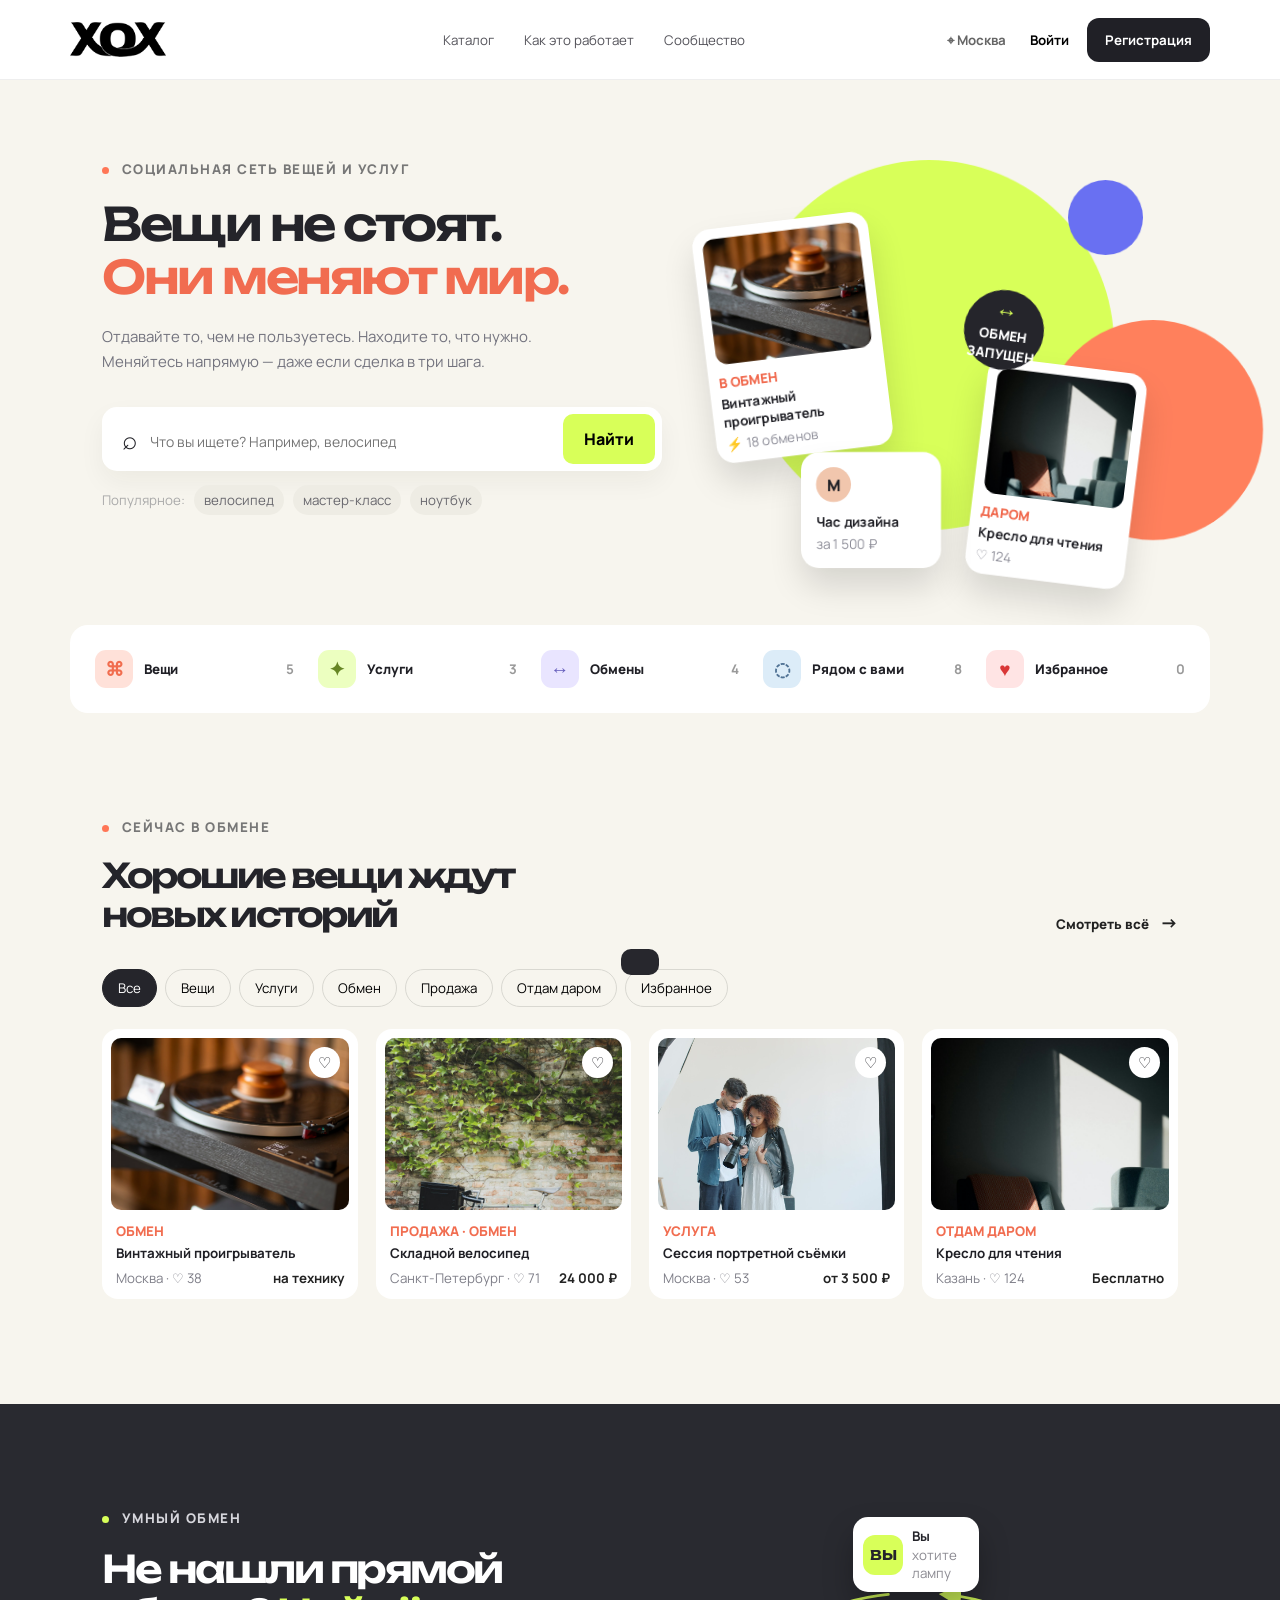
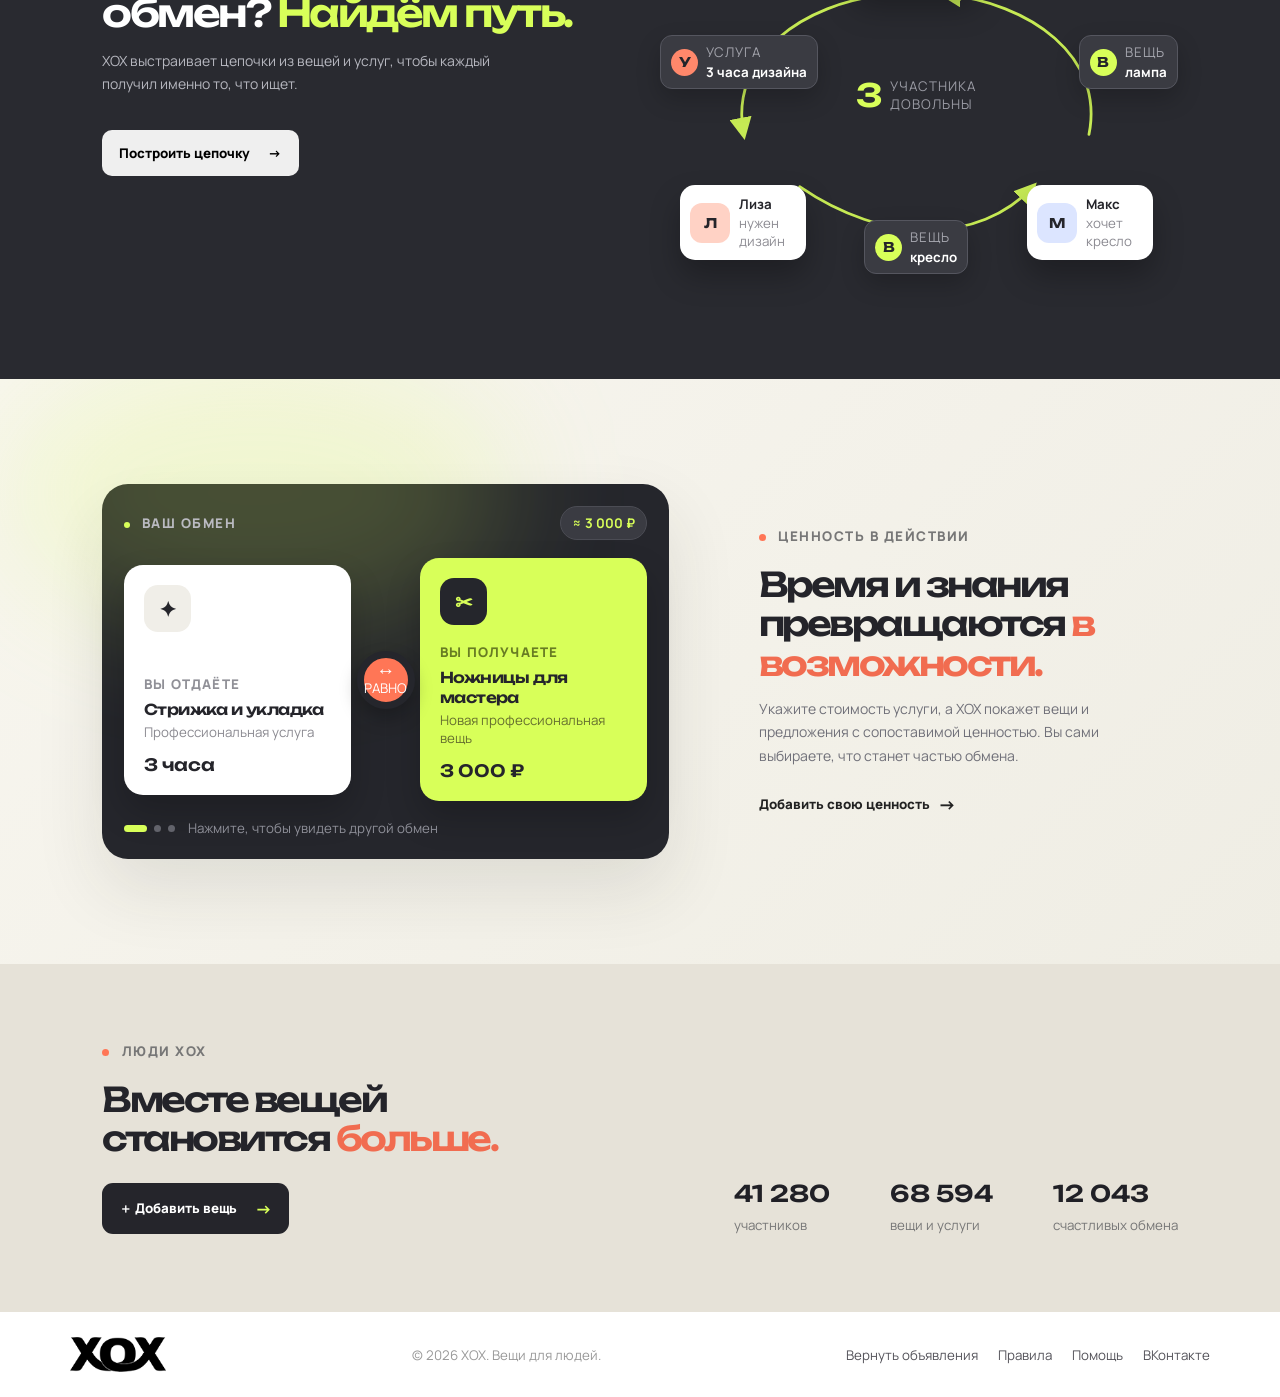
<file: index.html>
<!doctype html>
<html lang="ru">
<head>
  <meta charset="utf-8">
  <meta name="viewport" content="width=device-width,initial-scale=1">
  <title>XOX — вещи и услуги меняются людьми</title>
  <link rel="preconnect" href="https://fonts.googleapis.com">
  <link rel="preconnect" href="https://fonts.gstatic.com" crossorigin>
  <link href="https://fonts.googleapis.com/css2?family=Manrope:wght@400;500;600;700;800&family=Unbounded:wght@500;600;700&display=swap" rel="stylesheet">
  <link rel="stylesheet" href="styles.css">
</head>
<body>
  <header class="topbar">
    <a class="logo" href="index.html" aria-label="XOX"><img src="assets/logo_xox.png" alt="XOX"></a>
    <nav><a href="catalog.html">Каталог</a><a href="#how">Как это работает</a><a href="#community">Сообщество</a></nav>
    <div class="header-actions"><button class="location">⌖ Москва</button><button class="login">Войти</button><button class="add-button" data-auth-primary>Регистрация</button></div>
  </header>

  <main id="top">
    <section class="hero">
      <div class="hero-copy">
        <div class="eyebrow"><i></i> социальная сеть вещей и услуг</div>
        <h1>Вещи не стоят.<br><em>Они меняют мир.</em></h1>
        <p>Отдавайте то, чем не пользуетесь. Находите то, что нужно. Меняйтесь напрямую — даже если сделка в три шага.</p>
        <div class="search-box">
          <span class="search-icon">⌕</span><input id="search" placeholder="Что вы ищете? Например, велосипед" autocomplete="off"><button id="searchButton">Найти</button>
          <div id="suggestions" class="suggestions"></div>
        </div>
        <div class="popular"><span>Популярное:</span><button>велосипед</button><button>мастер-класс</button><button>ноутбук</button></div>
      </div>
      <div class="hero-art hero-motion" aria-label="Коллаж популярных объявлений">
        <div class="sun"></div><div class="orb one"></div><div class="orb two"></div>
        <article class="floating card-camera"><div class="art camera-art"><img src="assets/listings/record-player.jpg" alt="Винтажный проигрыватель"></div><small>В обмен</small><b>Винтажный проигрыватель</b><span>⚡ 18 обменов</span></article>
        <article class="floating card-chair"><div class="art chair-art"><img src="assets/listings/armchair.jpg" alt="Кресло для чтения"></div><small>Даром</small><b>Кресло для чтения</b><span>♡ 124</span></article>
        <article class="floating card-service"><div class="avatar">М</div><b>Час дизайна</b><span>за 1 500 ₽</span></article>
        <div class="swap-bubble">↔ <span>обмен<br>запущен</span></div>
      </div>
    </section>

    <section class="quick-cats" aria-label="Категории">
      <a href="catalog.html?filter=%D0%92%D0%B5%D1%89%D0%B8"><span class="cat-icon orange">⌘</span>Вещи <b id="thingsCount">0</b></a><a href="catalog.html?filter=%D0%A3%D1%81%D0%BB%D1%83%D0%B3%D0%B8"><span class="cat-icon green">✦</span>Услуги <b id="servicesCount">0</b></a><a href="catalog.html?filter=%D0%9E%D0%B1%D0%BC%D0%B5%D0%BD"><span class="cat-icon purple">↔</span>Обмены <b id="exchangesCount">0</b></a><button id="openNearbyMap" type="button"><span class="cat-icon blue">◌</span>Рядом с вами <b id="nearbyCount">0</b></button><a href="catalog.html?filter=%D0%98%D0%B7%D0%B1%D1%80%D0%B0%D0%BD%D0%BD%D0%BE%D0%B5"><span class="cat-icon favorite">♥</span>Избранное <b id="favoritesCount">0</b></a>
    </section>

    <section id="catalog" class="catalog section">
      <div class="section-head"><div><div class="eyebrow"><i></i> сейчас в обмене</div><h2>Хорошие вещи ждут<br>новых историй</h2></div><a href="catalog.html" class="all-link">Смотреть всё <span>→</span></a></div>
      <div class="filters"><button class="active">Все</button><button>Вещи</button><button>Услуги</button><button>Обмен</button><button>Продажа</button><button>Отдам даром</button><button>Избранное</button></div>
      <div id="listingGrid" class="listing-grid"></div>
    </section>

    <section id="how" class="exchange section">
      <div class="exchange-intro"><div class="eyebrow light"><i></i> умный обмен</div><h2>Не нашли прямой<br>обмен? <em>Найдём путь.</em></h2><p>XOX выстраивает цепочки из вещей и услуг, чтобы каждый получил именно то, что ищет.</p><button class="white-button" id="openChain">Построить цепочку <span>→</span></button></div>
      <div class="smart-loop" aria-label="Пример обмена между тремя участниками">
        <svg class="loop-lines" viewBox="0 0 560 360" aria-hidden="true"><defs><marker id="loopArrow" markerWidth="8" markerHeight="8" refX="6" refY="4" orient="auto"><path d="M0 0L8 4L0 8Z" fill="#d8ff59"/></marker></defs><path d="M250 76C158 85 79 142 95 226"/><path d="M155 282C245 344 347 344 405 282"/><path d="M465 226C482 142 402 85 310 76"/></svg>
        <div class="loop-person loop-you"><span class="person-face">ВЫ</span><b>Вы</b><small>хотите лампу</small></div>
        <div class="loop-person loop-liza"><span class="person-face">Л</span><b>Лиза</b><small>нужен дизайн</small></div>
        <div class="loop-person loop-max"><span class="person-face">М</span><b>Макс</b><small>хочет кресло</small></div>
        <div class="loop-token token-service"><i>У</i><span><small>услуга</small><b>3 часа дизайна</b></span></div>
        <div class="loop-token token-chair"><i>В</i><span><small>вещь</small><b>кресло</b></span></div>
        <div class="loop-token token-lamp"><i>В</i><span><small>вещь</small><b>лампа</b></span></div>
        <div class="loop-center"><b>3</b><span>участника<br>довольны</span></div>
      </div>
    </section>

    <section class="section value value-converter" id="value">
      <div class="value-stage" aria-label="Интерактивный пример равноценного обмена">
        <div class="value-stage-head"><span><i></i> ваш обмен</span><b id="valueRate">≈ 3 000 ₽</b></div>
        <div class="value-flow" id="valueFlow" aria-live="polite">
          <article class="value-card value-from" data-value-card><div class="value-card-icon" id="valueFromIcon">✦</div><span>Вы отдаёте</span><h3 id="valueFromTitle">Стрижка и укладка</h3><p id="valueFromMeta">Профессиональная услуга</p><strong id="valueFromAmount">3 часа</strong></article>
          <button class="value-swap" id="valueSwap" aria-label="Показать следующий пример"><span>↔</span><small>равно</small></button>
          <article class="value-card value-to" data-value-card><div class="value-card-icon" id="valueToIcon">✂</div><span>Вы получаете</span><h3 id="valueToTitle">Ножницы для мастера</h3><p id="valueToMeta">Новая профессиональная вещь</p><strong id="valueToAmount">3 000 ₽</strong></article>
        </div>
        <div class="value-pagination" aria-label="Примеры обмена"><button class="active" data-value-example="0" aria-label="Пример 1"></button><button data-value-example="1" aria-label="Пример 2"></button><button data-value-example="2" aria-label="Пример 3"></button><span>Нажмите, чтобы увидеть другой обмен</span></div>
      </div>
      <div class="value-copy"><div class="eyebrow"><i></i> ценность в действии</div><h2>Время и знания<br>превращаются <em>в возможности.</em></h2><p>Укажите стоимость услуги, а XOX покажет вещи и предложения с сопоставимой ценностью. Вы сами выбираете, что станет частью обмена.</p><a href="add-listing.html" class="text-link">Добавить свою ценность <span>→</span></a></div>
    </section>

    <section id="community" class="community"><div><div class="eyebrow"><i></i> люди xox</div><h2>Вместе вещей<br>становится <em>больше.</em></h2><a class="community-add" href="add-listing.html">＋ Добавить вещь <span>→</span></a></div><div class="community-stats"><div><b>41 280</b><span>участников</span></div><div><b>68 594</b><span>вещи и услуги</span></div><div><b>12 043</b><span>счастливых обмена</span></div></div></section>
  </main>
  <footer><a class="logo" href="index.html"><img src="assets/logo_xox.png" alt="XOX"></a><span>© 2026 XOX. Вещи для людей.</span><div><a href="migration-import.html">Вернуть объявления</a><a href="#">Правила</a><a href="#">Помощь</a><a href="#">ВКонтакте</a></div></footer>

  <dialog id="chainModal"><button class="close" aria-label="Закрыть">×</button><div class="modal-icon">↔</div><h3>Ваш маршрут обмена</h3><p>Расскажите, что отдаёте и что хотите получить — XOX подберёт подходящие цепочки до 4 шагов.</p><form><label>У меня есть<input placeholder="Велосипед"></label><label>Я ищу<input placeholder="Мотоцикл"></label><button>Найти варианты</button></form></dialog>
  <dialog id="nearbyMapModal" class="nearby-map-modal"><button class="close" aria-label="Закрыть">×</button><div class="modal-icon">⌖</div><h3>Предложения рядом</h3><p>Выберите объявление, чтобы увидеть расположение владельца на карте.</p><div class="nearby-map-layout"><div class="map-frame"><iframe id="nearbyMapFrame" title="Карта предложений рядом" loading="lazy"></iframe><a id="nearbyMapOpen" href="https://www.openstreetmap.org" target="_blank" rel="noopener">Открыть большую карту ↗</a></div><div id="nearbyMapList" class="nearby-map-list"></div></div></dialog>
  <div id="toast" role="status"></div><script src="api-client.js"></script><script src="auth.js"></script><script src="app.js"></script>
</body>
</html>
</file>
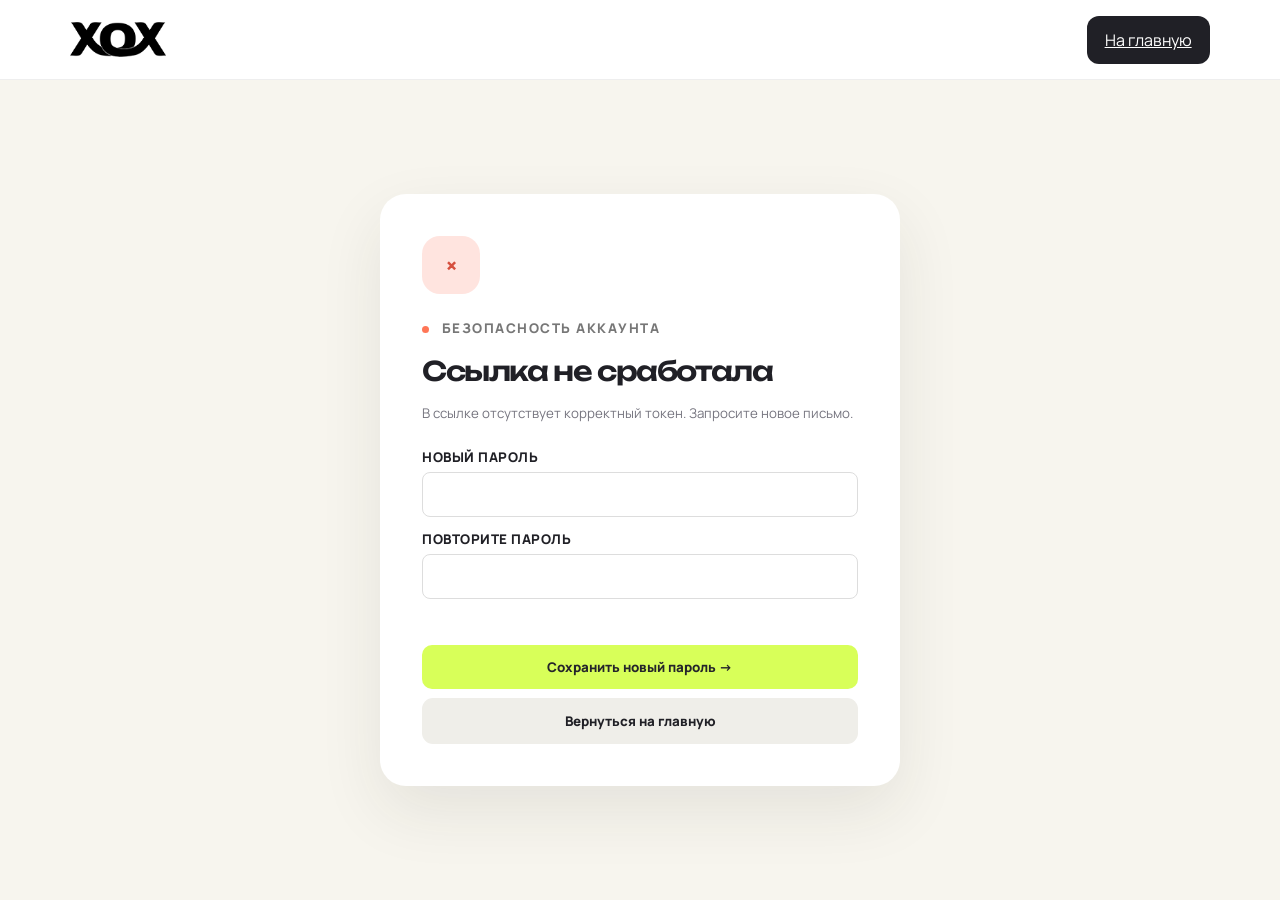
<file: account-action.html>
<!doctype html>
<html lang="ru">
<head>
  <meta charset="utf-8">
  <meta name="viewport" content="width=device-width,initial-scale=1">
  <meta name="referrer" content="no-referrer">
  <title>Безопасность аккаунта — XOX</title>
  <link rel="preconnect" href="https://fonts.googleapis.com">
  <link rel="preconnect" href="https://fonts.gstatic.com" crossorigin>
  <link href="https://fonts.googleapis.com/css2?family=Manrope:wght@400;500;600;700;800&family=Unbounded:wght@500;600;700&display=swap" rel="stylesheet">
  <link rel="stylesheet" href="styles.css">
</head>
<body class="inner-page account-action-page">
  <header class="topbar"><a class="logo" href="index.html"><img src="assets/logo_xox.png" alt="XOX"></a><a class="add-button" href="index.html">На главную</a></header>
  <main class="account-action-shell">
    <section class="account-action-card" id="accountActionCard">
      <div class="account-action-icon" id="accountActionIcon">•••</div>
      <div class="eyebrow"><i></i> безопасность аккаунта</div>
      <h1 id="accountActionTitle">Проверяем ссылку…</h1>
      <p id="accountActionMessage">Пожалуйста, подождите.</p>
      <form id="resetPasswordForm" hidden>
        <label>Новый пароль<input name="password" type="password" minlength="8" required autocomplete="new-password"></label>
        <label>Повторите пароль<input name="confirm" type="password" minlength="8" required autocomplete="new-password"></label>
        <div class="auth-message" role="status"></div>
        <button class="auth-submit" type="submit">Сохранить новый пароль →</button>
      </form>
      <button id="openLoginAfterAction" class="account-action-link" type="button" hidden>Войти в XOX →</button>
      <a id="backAfterAction" class="account-action-link secondary" href="index.html" hidden>Вернуться на главную</a>
    </section>
  </main>
  <script src="api-client.js"></script><script src="auth.js"></script><script src="account-action.js"></script>
</body>
</html>
</file>
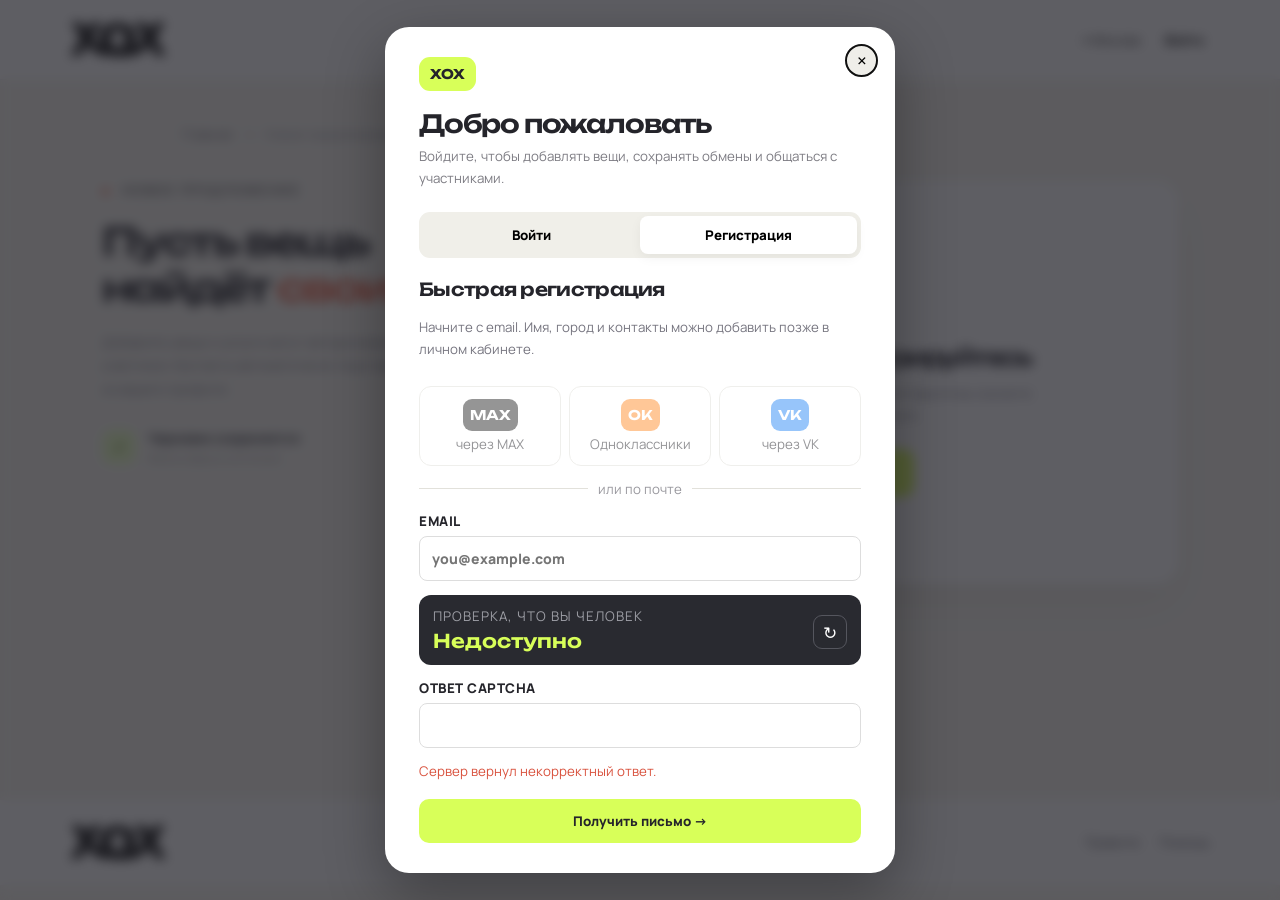
<file: add-listing.html>
<!doctype html>
<html lang="ru">
<head>
  <meta charset="utf-8"><meta name="viewport" content="width=device-width,initial-scale=1">
  <title>Добавить вещь или услугу — XOX</title>
  <link rel="preconnect" href="https://fonts.googleapis.com"><link rel="preconnect" href="https://fonts.gstatic.com" crossorigin>
  <link href="https://fonts.googleapis.com/css2?family=Manrope:wght@400;500;600;700;800&family=Unbounded:wght@500;600;700&display=swap" rel="stylesheet"><link rel="stylesheet" href="styles.css">
</head>
<body class="inner-page">
  <header class="topbar"><a class="logo" href="index.html"><img src="assets/logo_xox.png" alt="XOX"></a><nav><a href="catalog.html">Каталог</a><a href="index.html#how">Как это работает</a><a href="index.html#community">Сообщество</a></nav><div class="header-actions"><button class="location">⌖ Москва</button><button class="login" id="authStatus">Войти</button></div></header>
  <main class="create-page">
    <nav class="breadcrumbs"><a href="index.html">Главная</a><span>→</span><span>Новое предложение</span></nav>
    <div class="create-layout">
      <aside class="create-aside"><div class="eyebrow"><i></i> новое предложение</div><h1>Пусть вещь<br>найдёт <em>своих.</em></h1><p>Добавлять вещи и услуги могут авторизованные участники. Контакты автоматически подставятся из вашего профиля.</p><div class="draft-note"><span>✓</span><div><b>Черновик сохраняется</b><small>Можно вернуться позже</small></div></div></aside>
      <section class="create-card">
        <div class="form-progress"><div class="progress-track"><i id="progressBar"></i></div><span id="stepLabel">Шаг 1 из 4</span></div>
        <form id="listingWizard" novalidate>
          <fieldset class="form-step active" data-step="1"><legend>Что вы добавляете?</legend><p class="step-help">Выберите тип и заполните основную информацию.</p>
            <div class="type-switch"><label><input type="radio" name="kind" value="item" checked><span>⌘<b>Вещь</b><small>Можно передать один раз</small></span></label><label><input type="radio" name="kind" value="service"><span>✦<b>Услуга</b><small>Можно оказывать многократно</small></span></label></div>
            <div class="form-grid"><label class="wide">Название*<input name="title" required placeholder="Например, складной велосипед"></label><label>Страна*<select name="country" required><option value="">Выберите</option><option>Россия</option><option>Беларусь</option><option>Казахстан</option></select></label><label>Город*<input name="city" required placeholder="Москва"></label><label>Категория*<select name="category" required><option value="">Выберите</option><option>Транспорт</option><option>Электроника</option><option>Дом и мебель</option><option>Одежда</option><option>Хобби</option><option>Обучение</option><option>Красота и здоровье</option><option>Ремонт и помощь</option></select></label><label class="item-condition">Состояние<select name="condition"><option>Отличное</option><option>Хорошее</option><option>Есть следы использования</option><option>Требует ремонта</option></select></label><div class="service-place wide hidden"><span class="field-title">Место оказания услуги*</span><div class="place-grid"><label><input type="checkbox" name="servicePlace" value="Удалённо"><b>Удалённо</b></label><label><input type="checkbox" name="servicePlace" value="С выездом"><b>С выездом</b></label><label><input type="checkbox" name="servicePlace" value="Без выезда"><b>Без выезда</b></label></div></div><label>Цена<input name="price" type="number" min="0" placeholder="0"></label><label>Валюта<select name="currency"><option>RUB</option><option>USD</option><option>EUR</option></select></label><label class="service-unit hidden">Стоимость услуги<select name="unit"><option>за час</option><option>за один раз</option><option>по договорённости</option></select></label><label class="wide photo-upload">Фотографии<input id="photoInput" name="photo" type="file" accept="image/*" multiple><span id="photoPreview">＋ <b>Добавить фотографии</b><small>До 6 файлов JPG, PNG или WebP, каждый до 10 МБ</small></span></label></div>
          </fieldset>
          <fieldset class="form-step" data-step="2"><legend>Условия и описание</legend><p class="step-help">Можно выбрать сразу несколько доступных операций.</p>
            <label class="field-title">Операции*</label><div class="operation-grid"><label><input type="checkbox" name="operations" value="Обмен"><span>↔ Обмен</span></label><label><input type="checkbox" name="operations" value="Продажа"><span>₽ Продажа</span></label><label><input type="checkbox" name="operations" value="Аренда"><span>◷ Аренда</span></label><label><input type="checkbox" name="operations" value="Даром"><span>♡ Даром</span></label><label><input type="checkbox" name="operations" value="Самовывоз"><span>⌖ Самовывоз</span></label></div>
            <div class="form-grid"><label class="wide">Описание*<textarea id="descriptionInput" name="description" required rows="6" placeholder="Расскажите о состоянии, особенностях и истории вещи"></textarea></label><label class="wide">Ключевые слова<input name="keywords" placeholder="велосипед, городской, складной"><small>Через запятую — по ним предложение найдут в поиске</small></label><label class="wide">Что хотите получить в обмен<input name="wanted" placeholder="Начните вводить название вещи или услуги"><small>Оставьте пустым, если готовы рассмотреть любые варианты</small></label><label>Статус<select name="status"><option value="active">Активен</option><option value="archive">Архив</option></select></label></div>
          </fieldset>
          <fieldset class="form-step" data-step="3"><legend>Контакты владельца</legend><p class="step-help">Эти сведения будут видны заинтересованным участникам.</p>
            <div class="form-grid"><label>Тип продавца<select name="sellerType"><option>Частное лицо</option><option>Компания</option></select></label><label>Имя / компания*<input name="sellerName" required placeholder="Мария"></label><label>Телефон*<input name="phone" required type="tel" placeholder="+7 999 123-45-67"></label><label>Email для обратной связи*<input name="email" required type="email" placeholder="you@example.com"></label><label class="wide">Адрес для карты<input name="address" autocomplete="street-address" placeholder="Улица и дом (необязательно)"><small>На карте будет показан город; точный адрес помогает уточнить место.</small></label><label class="wide">Сайт<input name="website" type="url" placeholder="https://"></label></div><div class="contact-note">Контакты будут связаны с вашим профилем после публикации. Просмотры, лайки, дата и рейтинг добавляются автоматически.</div>
          </fieldset>
          <fieldset class="form-step" data-step="4"><legend>Проверьте предложение</legend><p class="step-help">После подтверждения объявление сразу появится в каталоге и вашем профиле.</p><div id="listingPreview" class="listing-preview"></div><label class="consent"><input type="checkbox" name="rules" required><span>Я принимаю правила XOX и подтверждаю достоверность данных</span></label></fieldset>
          <div class="form-errors" id="formErrors"></div><div class="wizard-actions"><button type="button" class="back-button" id="backStep">← Назад</button><button type="button" class="next-button" id="nextStep">Продолжить →</button></div>
        </form>
        <div id="publishSuccess" class="publish-success"><div>✓</div><h2>Предложение опубликовано</h2><p>Оно появилось в вашем профиле и уже участвует в поиске совпадений.</p><a href="catalog.html">Перейти в каталог →</a></div>
      </section>
    </div>
  </main>
  <footer><a class="logo" href="index.html"><img src="assets/logo_xox.png" alt="XOX"></a><span>© 2026 XOX. Вещи для людей.</span><div><a href="#">Правила</a><a href="#">Помощь</a></div></footer>
  <script src="api-client.js"></script><script src="auth.js"></script><script src="listing-form.js"></script>
</body></html>
</file>
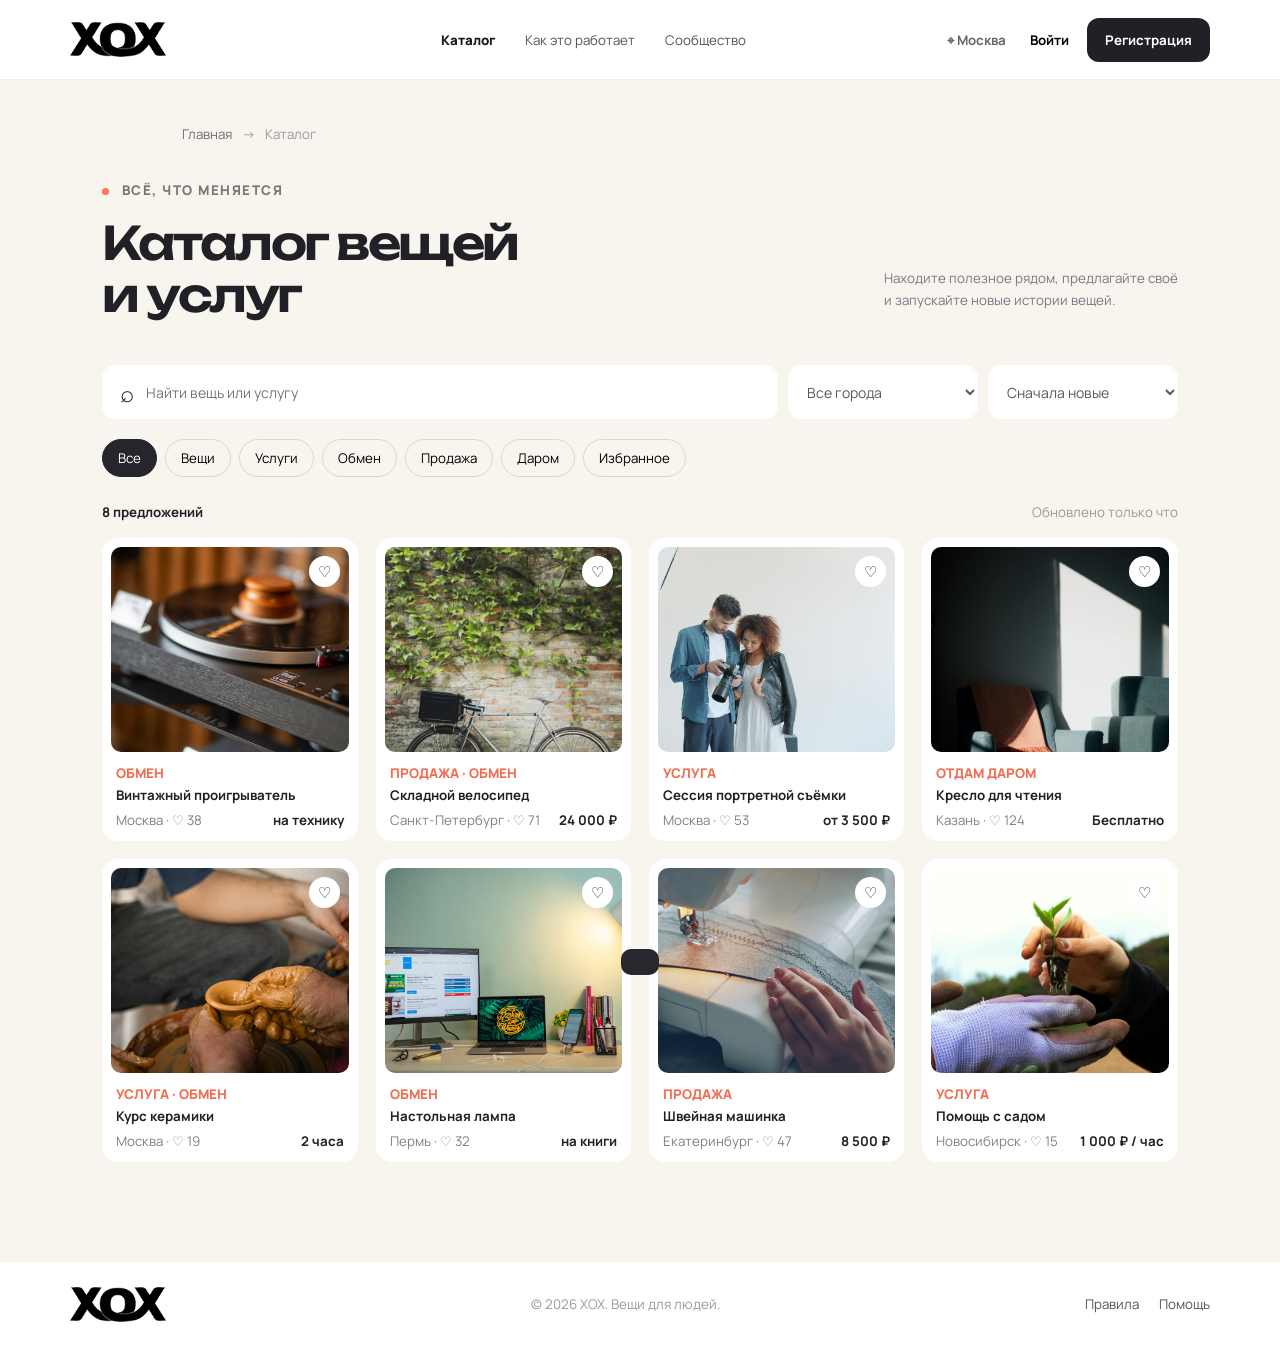
<file: catalog.html>
<!doctype html><html lang="ru"><head><meta charset="utf-8"><meta name="viewport" content="width=device-width,initial-scale=1"><title>Каталог — XOX</title><link rel="preconnect" href="https://fonts.googleapis.com"><link rel="preconnect" href="https://fonts.gstatic.com" crossorigin><link href="https://fonts.googleapis.com/css2?family=Manrope:wght@400;500;600;700;800&family=Unbounded:wght@500;600;700&display=swap" rel="stylesheet"><link rel="stylesheet" href="styles.css"></head><body class="inner-page">
<header class="topbar"><a class="logo" href="index.html"><img src="assets/logo_xox.png" alt="XOX"></a><nav><a class="current" href="catalog.html">Каталог</a><a href="index.html#how">Как это работает</a><a href="index.html#community">Сообщество</a></nav><div class="header-actions"><button class="location">⌖ Москва</button><button class="login">Войти</button><button class="add-button" data-auth-primary>Регистрация</button></div></header>
<main class="catalog-page"><nav class="breadcrumbs"><a href="index.html">Главная</a><span>→</span><span>Каталог</span></nav><div class="catalog-title"><div><div class="eyebrow"><i></i> всё, что меняется</div><h1>Каталог вещей<br>и услуг</h1></div><p>Находите полезное рядом, предлагайте своё<br>и запускайте новые истории вещей.</p></div>
<div class="catalog-toolbar"><div class="catalog-search"><span>⌕</span><input id="catalogSearch" placeholder="Найти вещь или услугу"></div><select id="cityFilter"><option value="">Все города</option><option>Москва</option><option>Санкт-Петербург</option><option>Казань</option><option>Пермь</option><option>Екатеринбург</option><option>Новосибирск</option></select><select id="sortFilter"><option value="new">Сначала новые</option><option value="likes">По популярности</option><option value="price">По цене</option></select></div>
<div class="catalog-tabs filters"><button class="active" data-filter="Все">Все</button><button data-filter="Вещи">Вещи</button><button data-filter="Услуги">Услуги</button><button data-filter="Обмен">Обмен</button><button data-filter="Продажа">Продажа</button><button data-filter="Отдам">Даром</button><button data-filter="Избранное">Избранное</button></div><div class="catalog-result-head"><b id="catalogCount">8 предложений</b><span>Обновлено только что</span></div><div id="listingGrid" class="listing-grid catalog-grid"></div>
</main><footer><a class="logo" href="index.html"><img src="assets/logo_xox.png" alt="XOX"></a><span>© 2026 XOX. Вещи для людей.</span><div><a href="#">Правила</a><a href="#">Помощь</a></div></footer>
<div id="toast"></div><script src="api-client.js"></script><script src="auth.js"></script><script src="app.js"></script></body></html>
</file>
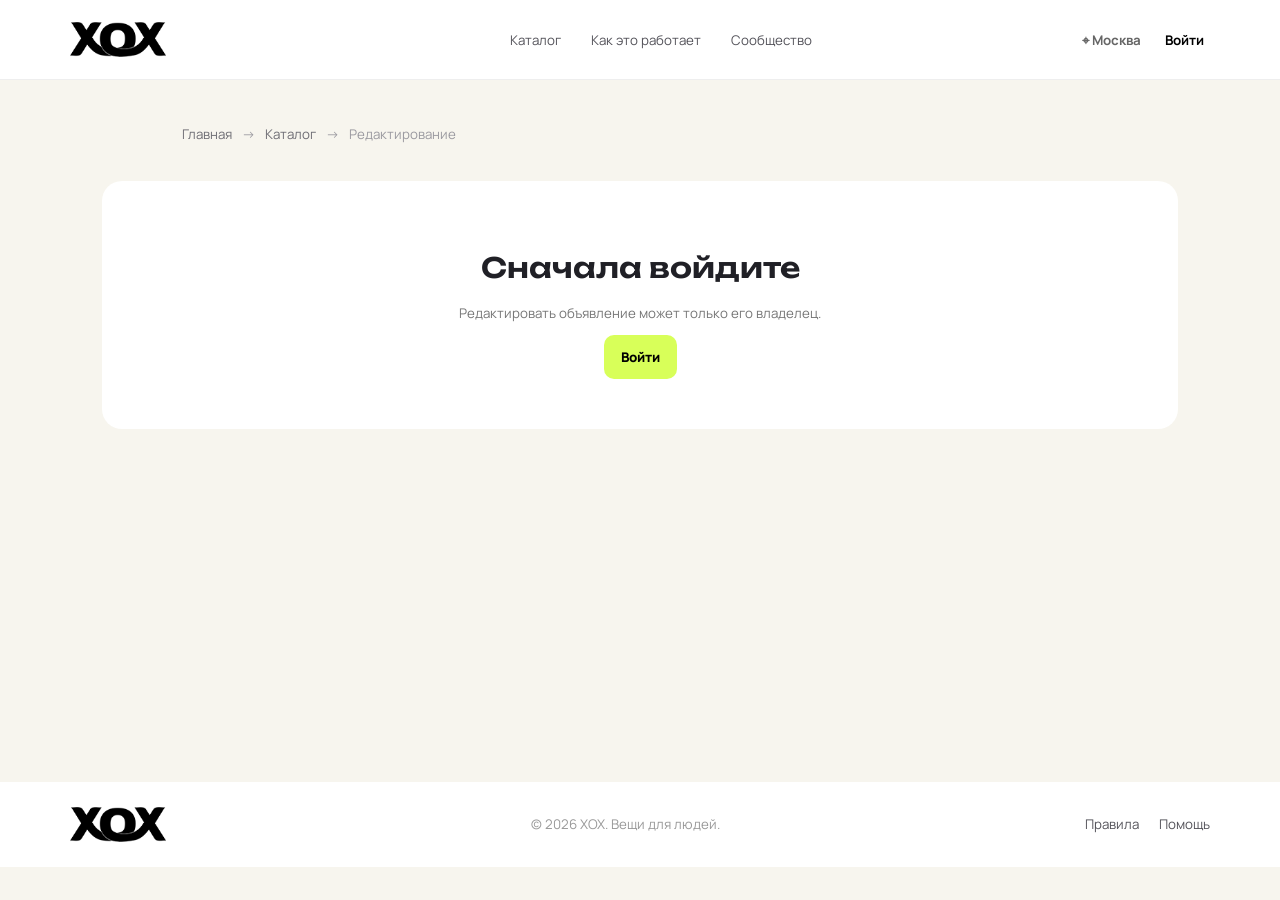
<file: edit-listing.html>
<!doctype html><html lang="ru"><head><meta charset="utf-8"><meta name="viewport" content="width=device-width,initial-scale=1"><title>Редактировать предложение — XOX</title><link rel="preconnect" href="https://fonts.googleapis.com"><link rel="preconnect" href="https://fonts.gstatic.com" crossorigin><link href="https://fonts.googleapis.com/css2?family=Manrope:wght@400;500;600;700;800&family=Unbounded:wght@500;600;700&display=swap" rel="stylesheet"><link rel="stylesheet" href="styles.css"></head><body class="inner-page">
<header class="topbar"><a class="logo" href="index.html"><img src="assets/logo_xox.png" alt="XOX"></a><nav><a href="catalog.html">Каталог</a><a href="index.html#how">Как это работает</a><a href="index.html#community">Сообщество</a></nav><div class="header-actions"><button class="location">⌖ Москва</button><button class="login">Войти</button></div></header>
<main class="edit-page"><nav class="breadcrumbs"><a href="index.html">Главная</a><span>→</span><a href="catalog.html">Каталог</a><span>→</span><span>Редактирование</span></nav><div id="editListingRoot"><div class="edit-loading">Загружаем объявление…</div></div></main>
<footer><a class="logo" href="index.html"><img src="assets/logo_xox.png" alt="XOX"></a><span>© 2026 XOX. Вещи для людей.</span><div><a href="#">Правила</a><a href="#">Помощь</a></div></footer><script src="api-client.js"></script><script src="auth.js"></script><script src="edit-listing.js"></script></body></html>
</file>
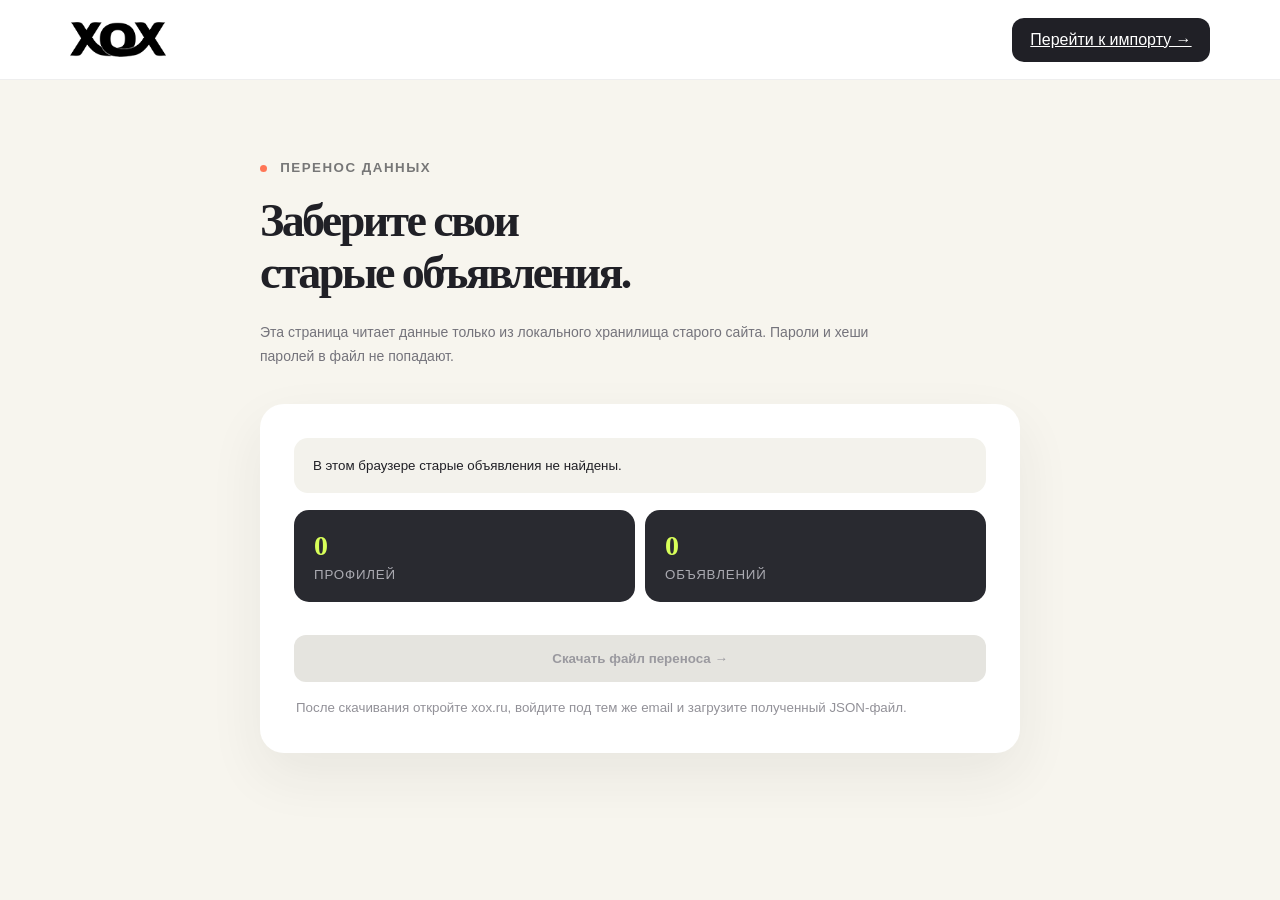
<file: migration-export.html>
<!doctype html><html lang="ru"><head><meta charset="utf-8"><meta name="viewport" content="width=device-width,initial-scale=1"><title>Экспорт старых объявлений — XOX</title><link rel="stylesheet" href="styles.css"></head><body class="inner-page migration-page"><header class="topbar"><a class="logo" href="index.html"><img src="assets/logo_xox.png" alt="XOX"></a><a class="add-button" href="https://xox.ru/migration-import.html">Перейти к импорту →</a></header><main class="migration-shell"><div class="eyebrow"><i></i> перенос данных</div><h1>Заберите свои<br>старые объявления.</h1><p class="migration-lead">Эта страница читает данные только из локального хранилища старого сайта. Пароли и хеши паролей в файл не попадают.</p><section class="migration-card"><div id="exportStatus" class="migration-status">Проверяем локальные данные…</div><div id="exportStats" class="migration-stats"></div><button id="downloadMigration" class="next-button" type="button" disabled>Скачать файл переноса →</button><p class="migration-note">После скачивания откройте xox.ru, войдите под тем же email и загрузите полученный JSON-файл.</p></section></main><script src="migration-export.js"></script></body></html>
</file>
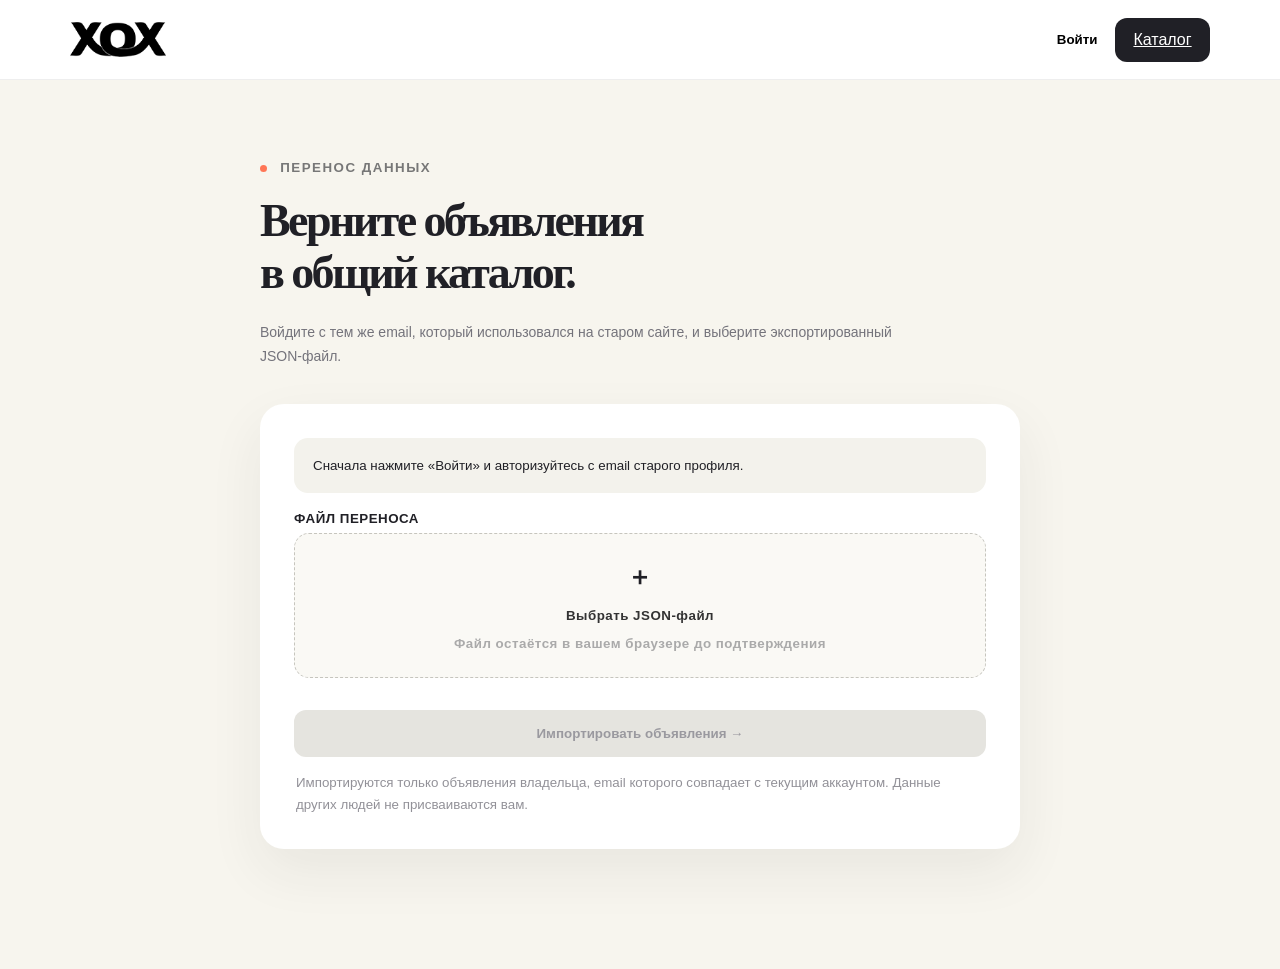
<file: migration-import.html>
<!doctype html><html lang="ru"><head><meta charset="utf-8"><meta name="viewport" content="width=device-width,initial-scale=1"><title>Импорт объявлений — XOX</title><link rel="stylesheet" href="styles.css"></head><body class="inner-page migration-page"><header class="topbar"><a class="logo" href="index.html"><img src="assets/logo_xox.png" alt="XOX"></a><div class="header-actions"><button class="login">Войти</button><a class="add-button" href="catalog.html">Каталог</a></div></header><main class="migration-shell"><div class="eyebrow"><i></i> перенос данных</div><h1>Верните объявления<br>в общий каталог.</h1><p class="migration-lead">Войдите с тем же email, который использовался на старом сайте, и выберите экспортированный JSON-файл.</p><section class="migration-card"><div id="importAccount" class="migration-status">Проверяем аккаунт…</div><label class="photo-upload migration-upload">Файл переноса<input id="migrationFile" type="file" accept="application/json,.json"><span>＋ <b>Выбрать JSON-файл</b><small>Файл остаётся в вашем браузере до подтверждения</small></span></label><div id="importSummary" class="migration-summary"></div><button id="runMigration" class="next-button" type="button" disabled>Импортировать объявления →</button><div id="importProgress" class="form-errors"></div><p class="migration-note">Импортируются только объявления владельца, email которого совпадает с текущим аккаунтом. Данные других людей не присваиваются вам.</p></section></main><script src="api-client.js"></script><script src="auth.js"></script><script src="migration-import.js"></script></body></html>
</file>
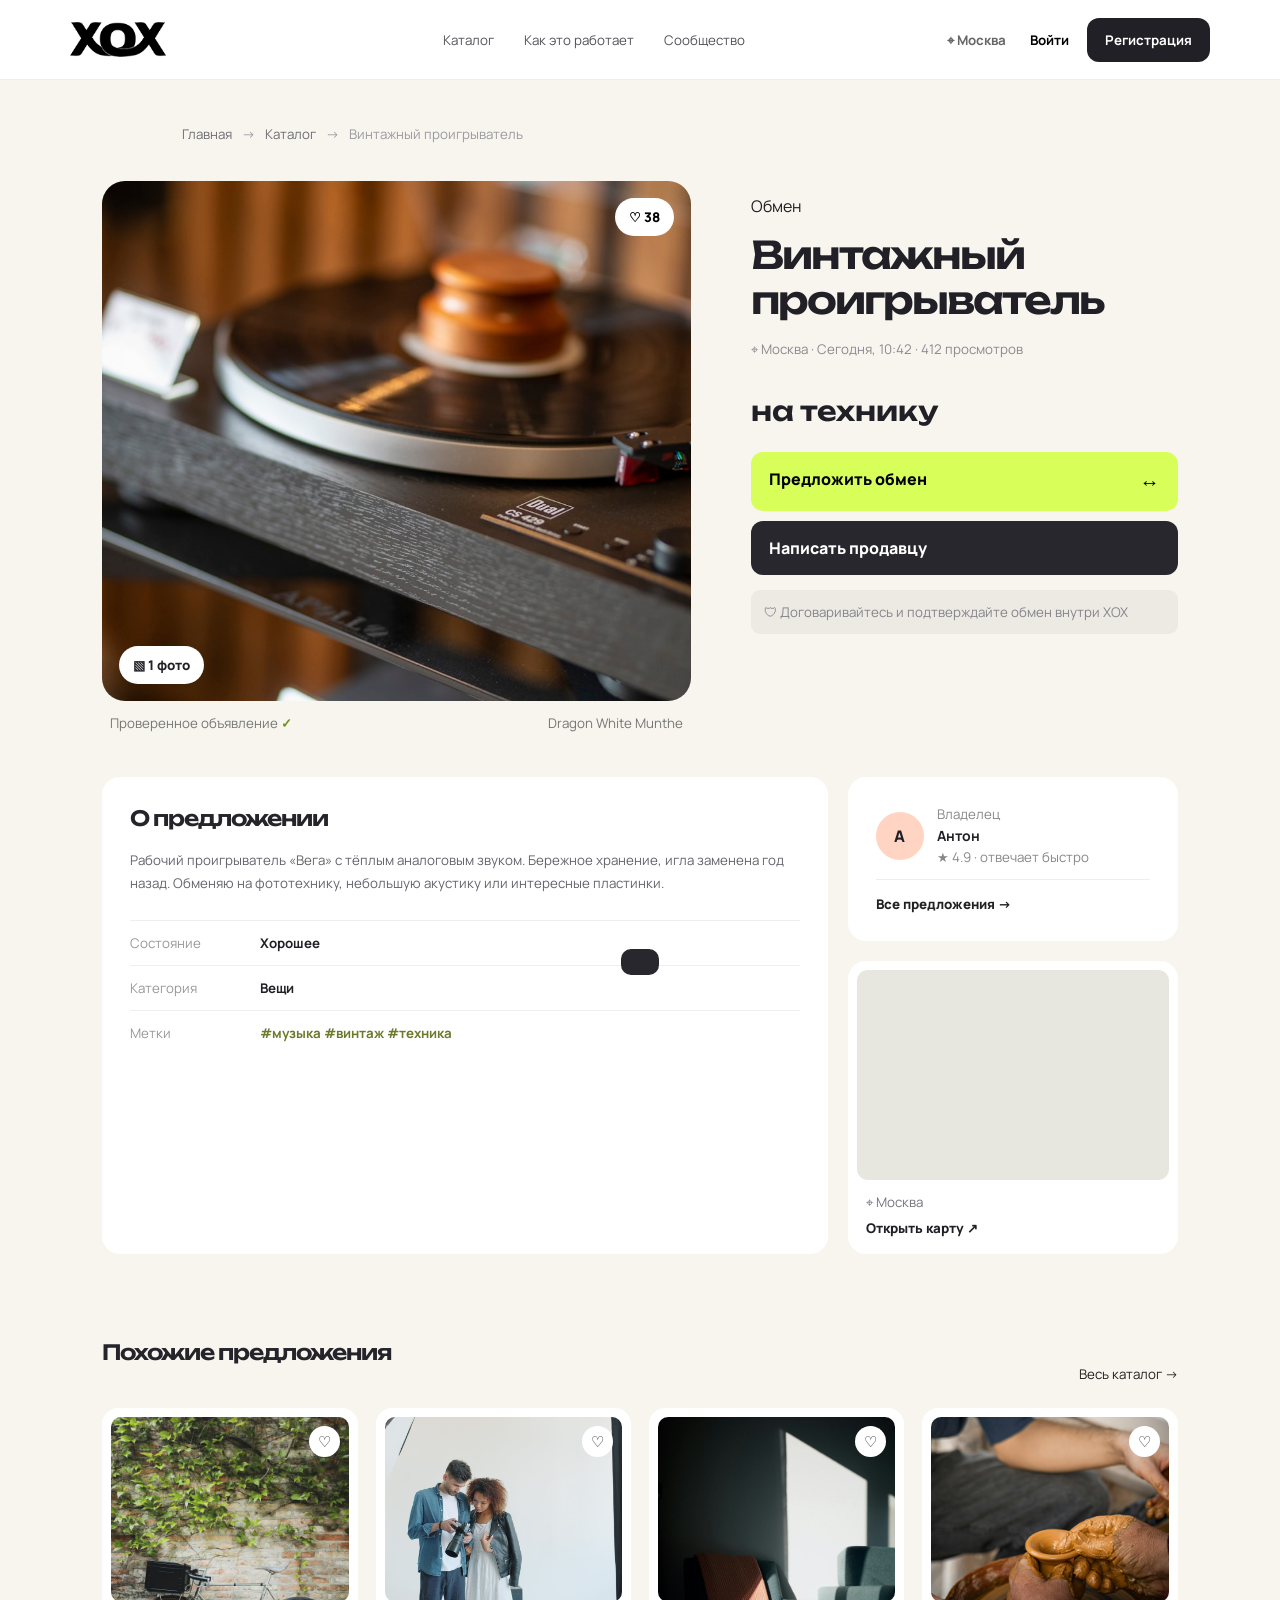
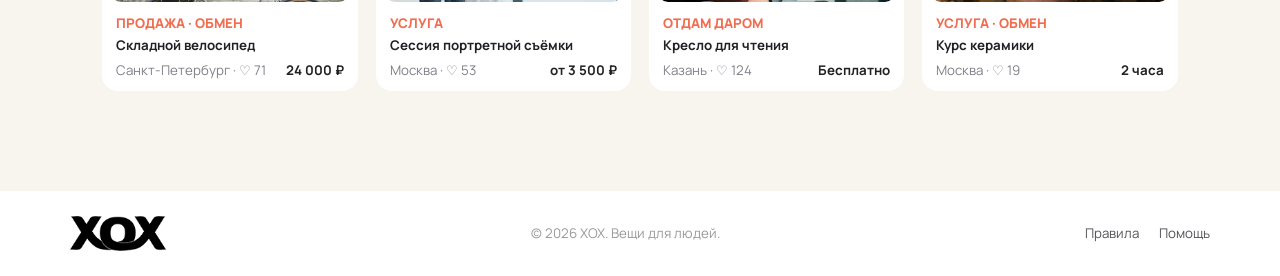
<file: product.html>
<!doctype html><html lang="ru"><head><meta charset="utf-8"><meta name="viewport" content="width=device-width,initial-scale=1"><title>Предложение — XOX</title><link rel="preconnect" href="https://fonts.googleapis.com"><link rel="preconnect" href="https://fonts.gstatic.com" crossorigin><link href="https://fonts.googleapis.com/css2?family=Manrope:wght@400;500;600;700;800&family=Unbounded:wght@500;600;700&display=swap" rel="stylesheet"><link rel="stylesheet" href="styles.css"></head><body class="inner-page">
<header class="topbar"><a class="logo" href="index.html"><img src="assets/logo_xox.png" alt="XOX"></a><nav><a href="catalog.html">Каталог</a><a href="index.html#how">Как это работает</a><a href="index.html#community">Сообщество</a></nav><div class="header-actions"><button class="location">⌖ Москва</button><button class="login">Войти</button><button class="add-button" data-auth-primary>Регистрация</button></div></header>
<main id="productRoot" class="product-page"></main><footer><a class="logo" href="index.html"><img src="assets/logo_xox.png" alt="XOX"></a><span>© 2026 XOX. Вещи для людей.</span><div><a href="#">Правила</a><a href="#">Помощь</a></div></footer>
<dialog id="offerModal"><button class="close">×</button><div class="modal-icon">↔</div><h3>Предложить обмен</h3><p>Выберите одну из своих активных вещей или услуг.</p><form id="offerForm"><label>Ваше предложение<select id="offerListingSelect" required></select></label><label>Сообщение<input name="message" placeholder="Добавьте пару слов"></label><div id="offerMessage" class="offer-message" role="status"></div><a id="offerAddListing" class="offer-add-link" href="add-listing.html" hidden>＋ Добавить своё предложение</a><button class="offer-submit" type="submit">Отправить предложение →</button></form></dialog><div id="toast"></div><script src="api-client.js"></script><script src="auth.js"></script><script src="app.js"></script></body></html>
</file>
<file: styles.css>
:root{--ink:#202026;--muted:#73737e;--lime:#d8ff59;--cream:#f7f5ee;--orange:#ff7452}*{box-sizing:border-box}html{scroll-behavior:smooth}body{margin:0;background:var(--cream);font-family:Manrope,Arial;color:var(--ink)}button,input,select{font:inherit}button,a{cursor:pointer}.topbar{height:80px;display:flex;align-items:center;justify-content:space-between;padding:0 5.5%;background:#fff;border-bottom:1px solid #eee;position:sticky;z-index:10;top:0}.logo{font:700 26px Unbounded;color:var(--ink);text-decoration:none;letter-spacing:-3px}.logo span{color:#ff7656}nav{display:flex;gap:30px;margin-left:80px}nav a,footer a{font-size:10pt;color:#55545b;text-decoration:none}.header-actions{display:flex;align-items:center;gap:12px}.header-actions button{border:0;background:transparent;font-weight:700;font-size:10pt}.location{color:#666}.add-button{background:var(--ink)!important;color:#fff;border-radius:12px;padding:13px 18px}.hero{min-height:540px;padding:80px 8% 55px;display:grid;grid-template-columns:1.1fr .9fr;overflow:hidden}.eyebrow{text-transform:uppercase;font-weight:800;letter-spacing:1.5px;font-size:10pt;color:#777}.eyebrow i{display:inline-block;width:7px;height:7px;background:#ff7656;border-radius:50%;margin-right:8px}.hero h1,h2{font:600 46px/1.15 Unbounded;margin:20px 0;color:#24242a;letter-spacing:-2.5px}.hero h1 em,h2 em{font-style:normal;color:#f16c50}.hero-copy>p{color:var(--muted);line-height:1.7;font-size:15px;max-width:510px}.search-box{position:relative;display:flex;align-items:center;max-width:560px;height:64px;background:#fff;border-radius:15px;padding:6px 7px 6px 20px;margin-top:32px;box-shadow:0 11px 26px #26221a0d}.search-box input{border:0;outline:0;flex:1;min-width:0;padding:8px 12px;font-size:14px}.search-icon{font-size:26px}.search-box button,.modal button[type=submit]{border:0;background:var(--lime);font-weight:800;border-radius:10px;padding:14px 21px}.suggestions{display:none;position:absolute;left:0;right:0;top:70px;padding:7px;background:white;border-radius:12px;box-shadow:0 12px 30px #0002;z-index:2}.suggestions.show{display:block}.suggestions div{padding:10px 14px;font-size:10pt}.suggestions div:hover{background:#f4f4ef;border-radius:7px}.popular{display:flex;gap:9px;align-items:center;margin-top:14px}.popular span{font-size:10pt;color:#aaa}.popular button{border:0;background:#eeece4;border-radius:15px;padding:6px 10px;font-size:10pt;color:#69686e}.hero-art{position:relative;min-height:410px}.sun{position:absolute;width:370px;height:370px;border-radius:50%;background:var(--lime);top:0;left:50px}.orb{position:absolute;border-radius:50%}.orb.one{width:220px;height:220px;background:#ff805c;right:-85px;top:160px}.orb.two{background:#6970f2;width:75px;height:75px;top:20px;right:35px}.floating{position:absolute;background:white;border-radius:18px;padding:10px;box-shadow:0 19px 34px #0002;display:flex;flex-direction:column}.floating .art{height:126px;border-radius:12px;display:grid;place-items:center;font-size:64px;margin-bottom:9px}.floating small{color:#f0674b;font-size:10pt;font-weight:800;text-transform:uppercase}.floating b{font-size:10pt;margin:4px 0}.floating span{font-size:10pt;color:#8d8d98}.card-camera{width:177px;top:60px;left:10px;transform:rotate(-7deg)}.camera-art{background:#e5ceb4;color:#443830}.card-chair{width:160px;top:205px;right:42px;transform:rotate(7deg)}.chair-art{background:#a9d6d1;color:#27615d}.card-service{width:140px;bottom:2px;left:107px;padding:15px}.avatar{width:35px;height:35px;border-radius:50%;background:#f1c6ad;display:grid;place-items:center;font-weight:800;margin-bottom:7px}.swap-bubble{position:absolute;right:134px;top:130px;width:80px;height:80px;display:grid;place-content:center;text-align:center;border-radius:50%;background:#25252b;color:var(--lime);font-size:22px;transform:rotate(8deg)}.swap-bubble span{color:#fff;text-transform:uppercase;font-size:10pt;font-weight:800;line-height:1.4}.quick-cats{display:grid;grid-template-columns:repeat(4,1fr);margin:0 5.5%;background:#fff;border-radius:18px;padding:18px;gap:10px}.quick-cats button{display:flex;align-items:center;gap:11px;text-align:left;background:transparent;border:0;padding:7px;font-weight:800}.quick-cats b{margin-left:auto;font-size:10pt;color:#999}.cat-icon{width:38px;height:38px;border-radius:11px;display:grid;place-items:center;font-size:19px}.orange{background:#ffe1d9;color:#f16d4f}.green{background:#ecffc0;color:#668625}.purple{background:#e9e5ff;color:#6760bd}.blue{background:#dcecf8;color:#507294}.section{padding:105px 8%}.section-head{display:flex;justify-content:space-between;align-items:end}.section h2{font-size:34px;margin-bottom:0}.all-link,.text-link{color:#222;text-decoration:none;font-size:10pt;font-weight:800}.all-link span,.text-link span{font-size:18px;margin-left:8px}.filters{display:flex;gap:8px;margin:35px 0 22px;overflow:auto}.filters button{white-space:nowrap;border:1px solid #d9d8d1;background:transparent;border-radius:22px;padding:9px 15px;font-size:10pt}.filters .active{background:#25252b;color:white;border-color:#25252b}.listing-grid{display:grid;grid-template-columns:repeat(4,1fr);gap:18px}.listing{background:#fff;border-radius:16px;padding:9px;transition:.25s}.listing:hover{transform:translateY(-7px);box-shadow:0 16px 30px #312e2518}.listing-image{height:172px;border-radius:10px;display:grid;place-items:center;font-size:68px;position:relative}.listing-image i{position:absolute;top:9px;right:9px;font-style:normal;background:#fff;border-radius:50%;width:29px;height:29px;display:grid;place-items:center;font-size:15px}.listing .tag{font-size:10pt;text-transform:uppercase;font-weight:800;color:#f16d50;display:block;margin:12px 5px 4px}.listing h3{margin:0 5px;font-size:10pt}.listing-meta{display:flex;justify-content:space-between;margin:7px 5px 3px;font-size:10pt;color:#80808a}.listing-meta b{color:#222}.exchange{background:#292a30;color:#fff;display:grid;grid-template-columns:1fr 1fr;gap:30px;overflow:hidden}.exchange h2{color:#fff;font-size:38px}.exchange h2 em{color:var(--lime)}.exchange-intro p{color:#b6b7bf;font-size:14px;line-height:1.7;max-width:430px}.light{color:#d6d6dc}.light i{background:var(--lime)}.white-button{margin-top:20px;border:0;border-radius:10px;padding:14px 17px;font-weight:800;font-size:10pt}.white-button span{margin-left:15px}.chain-visual{position:relative;height:300px;margin-top:25px}.chain-item{position:absolute;width:126px;background:#fff;border-radius:14px;padding:10px;color:#26262c;font-size:32px;box-shadow:0 15px 25px #0004}.chain-item b,.chain-item small{display:block;font-size:10pt;margin-top:5px}.chain-item small{color:#92929a}.bike{left:5%;top:40px}.tv{left:38%;top:160px}.moto{right:2%;top:18px}.path{position:absolute;border:2px dashed #6e717d;border-bottom:0;border-left:0;border-radius:0 70px 0 0}.p1{left:24%;top:95px;width:120px;height:125px}.p2{left:55%;top:73px;width:130px;height:130px;transform:rotate(-16deg)}.chain-note{position:absolute;right:27%;bottom:3px;color:var(--lime);font:500 16px Unbounded;line-height:1.4}.chain-note span{font:400 10pt Manrope;text-transform:uppercase;letter-spacing:1px;color:#aaa}.value{display:grid;grid-template-columns:1fr 1fr;align-items:center;gap:80px}.value-graphic{height:270px;background:#ffd065;border-radius:20px;position:relative;display:flex;align-items:center;justify-content:center}.scissors{font-size:110px;transform:rotate(-22deg)}.equals{font:700 39px Unbounded;margin:0 30px}.hours{display:flex;align-items:center;gap:9px}.hours b{font:700 74px Unbounded}.hours span{font-weight:800;font-size:10pt}.price-tag{position:absolute;top:30px;left:40px;background:#fff;padding:9px 12px;border-radius:9px;font-size:10pt;font-weight:800;transform:rotate(-8deg)}.value-copy p{color:#707079;line-height:1.7;font-size:14px}.community{background:#e6e2d8;padding:78px 8%;display:flex;justify-content:space-between;align-items:end}.community h2{font-size:34px;margin-bottom:0}.community-stats{display:flex;gap:60px}.community-stats div{display:flex;flex-direction:column}.community-stats b{font:600 23px Unbounded}.community-stats span{font-size:10pt;color:#777;margin-top:8px}footer{padding:25px 5.5%;background:#fff;display:flex;align-items:center;justify-content:space-between}footer span{font-size:10pt;color:#999}footer div{display:flex;gap:20px}dialog{border:0;border-radius:20px;padding:32px;width:min(420px,90vw);box-shadow:0 20px 60px #0005;color:#25252b}dialog::backdrop{background:#20202899}.close{float:right;border:0;background:#eee;border-radius:50%;width:28px;height:28px;font-size:20px}.modal-icon{background:var(--lime);width:44px;height:44px;border-radius:12px;display:grid;place-items:center;font-size:22px}.modal-icon+h3{margin:18px 0 7px;font:600 20px Unbounded;letter-spacing:-1px}.modal-icon+h3+p{font-size:10pt;line-height:1.6;color:#777}form{display:grid;gap:13px;margin-top:22px}label{font-size:10pt;font-weight:800;text-transform:uppercase;letter-spacing:.5px}input,select{display:block;width:100%;margin-top:6px;padding:12px;border:1px solid #ddd;border-radius:8px;outline-color:#badc44;font-size:14px}form button{margin-top:5px}#toast{position:fixed;bottom:25px;left:50%;transform:translate(-50%,100px);background:#27272d;color:white;padding:13px 19px;border-radius:10px;font-size:10pt;transition:.3s;z-index:20}#toast.show{transform:translate(-50%,0)}
@media(max-width:800px){.topbar{height:65px;padding:0 5%}nav,.location,.login{display:none}.add-button{padding:10px 12px}.hero{padding:55px 7%;grid-template-columns:1fr;min-height:auto}.hero h1{font-size:34px}.hero-art{height:350px;margin-top:40px}.quick-cats{grid-template-columns:1fr 1fr;margin:0 4%}.quick-cats b{display:none}.section{padding:70px 7%}.section-head h2,.section h2{font-size:27px}.listing-grid{grid-template-columns:1fr 1fr;gap:10px}.listing-image{height:132px}.exchange,.value{grid-template-columns:1fr;gap:10px}.chain-visual{transform:scale(.87);transform-origin:left top;width:115%}.community{display:block;padding:55px 7%}.community-stats{margin-top:35px;gap:20px;justify-content:space-between}.community-stats b{font-size:16px}footer{flex-wrap:wrap;gap:15px}.card-chair{right:5px}.orb.one{right:-50px}.sun{left:10px}}

/* Shared navigation and inner pages */
.logo{display:flex;align-items:center;letter-spacing:0}.logo img{display:block;width:96px;height:auto}.topbar nav .current{color:#16161b;font-weight:800}.listing{text-decoration:none;color:inherit}.listing-image .heart{position:absolute;top:9px;right:9px;border:0;background:#fff;border-radius:50%;width:31px;height:31px;display:grid;place-items:center;font-size:15px;transition:.2s}.listing:hover .heart{transform:scale(1.08)}.inner-page{background:#f7f5ee}.breadcrumbs{display:flex;gap:10px;align-items:center;font-size:10pt;color:#9b9aa0;margin-bottom:38px}.breadcrumbs a{color:#6f6e75;text-decoration:none}.catalog-page,.product-page{padding:45px 8% 100px;min-height:75vh}.catalog-title{display:flex;align-items:end;justify-content:space-between}.catalog-title h1{font:600 46px/1.12 Unbounded;letter-spacing:-2.5px;margin:18px 0 0}.catalog-title p{font-size:10pt;line-height:1.7;color:#797880;margin:0 0 8px}.catalog-toolbar{display:grid;grid-template-columns:1fr 190px 190px;gap:10px;margin-top:45px}.catalog-search{height:54px;border-radius:13px;background:#fff;display:flex;align-items:center;padding:0 18px}.catalog-search span{font-size:24px}.catalog-search input{margin:0;border:0;background:transparent}.catalog-toolbar select{margin:0;background:#fff;border:0;border-radius:13px;padding:0 15px;color:#58575e}.catalog-tabs{margin:20px 0 26px}.catalog-result-head{display:flex;justify-content:space-between;margin:0 0 17px;font-size:10pt}.catalog-result-head span{color:#999}.catalog-grid{grid-template-columns:repeat(4,1fr)}.catalog-grid .listing-image{height:205px}.empty-state{grid-column:1/-1;background:#fff;border-radius:16px;padding:60px;text-align:center;display:flex;flex-direction:column;gap:8px}.empty-state span{font-size:10pt;color:#888}

/* Product */
.product-layout{display:grid;grid-template-columns:minmax(0,1.16fr) minmax(340px,.84fr);gap:60px;align-items:start}.product-main-art{height:520px;border-radius:23px;display:grid;place-items:center;position:relative;overflow:hidden}.product-main-art>span{font-size:180px;filter:drop-shadow(0 28px 25px #0002);transition:.4s}.product-main-art:hover>span{transform:scale(1.05) rotate(-2deg)}.product-heart,.photo-count{position:absolute;background:#fff;border:0;border-radius:22px;padding:10px 14px;font-size:10pt;font-weight:800}.product-heart{right:17px;top:17px}.photo-count{left:17px;bottom:17px}.product-mini-note{font-size:10pt;color:#777;margin:13px 8px}.product-mini-note b{color:#6d9122}.product-info{padding-top:14px}.product-info h1{font:600 38px/1.18 Unbounded;letter-spacing:-2px;margin:16px 0}.product-location{color:#8b8a91;font-size:10pt;line-height:1.6}.product-price{font:600 27px Unbounded;margin:34px 0 24px}.product-actions{display:grid;gap:10px}.product-actions button{border-radius:12px;padding:16px 18px;border:0;font-weight:800;text-align:left}.primary-action{background:#d8ff59}.primary-action span{float:right;font-size:20px}.secondary-action{background:#27272d;color:#fff}.safe-note{font-size:10pt;color:#85848b;background:#eceae3;padding:13px;border-radius:9px;margin-top:15px}.product-below{display:grid;grid-template-columns:1fr 330px;gap:20px;margin-top:32px}.description-card,.seller-card{background:#fff;border-radius:18px;padding:28px}.description-card h2,.similar h2{font:600 21px Unbounded;letter-spacing:-1px;margin:0 0 18px}.description-card p{font-size:10pt;line-height:1.75;color:#65646c}.description-card dl{margin-top:24px}.description-card dl div{display:grid;grid-template-columns:130px 1fr;border-top:1px solid #eee;padding:13px 0;font-size:10pt}.description-card dt{color:#999}.description-card dd{margin:0;font-weight:700}.description-card dd a{color:#6e782b;text-decoration:none}.seller-card{display:grid;grid-template-columns:48px 1fr;gap:13px;align-items:center;height:max-content}.seller-avatar{width:48px;height:48px;background:#ffd4c2;border-radius:50%;display:grid;place-items:center;font-weight:800}.seller-card small,.seller-card span{display:block;color:#888;font-size:10pt}.seller-card h3{margin:3px 0;font-size:14px}.seller-card>a{grid-column:1/-1;border-top:1px solid #eee;padding-top:15px;color:#222;text-decoration:none;font-size:10pt;font-weight:800}.similar{margin-top:85px}.similar .section-head{margin-bottom:25px}.similar .section-head a{font-size:10pt;color:#222;text-decoration:none}.similar .listing-image{height:185px}
@media(max-width:800px){.logo img{width:80px}.catalog-page,.product-page{padding:28px 5% 70px}.catalog-title{display:block}.catalog-title h1{font-size:32px}.catalog-title p{margin-top:20px}.catalog-toolbar{grid-template-columns:1fr 1fr}.catalog-search{grid-column:1/-1}.catalog-grid{grid-template-columns:1fr 1fr}.catalog-grid .listing-image{height:145px}.product-layout{grid-template-columns:1fr;gap:26px}.product-main-art{height:360px}.product-main-art>span{font-size:120px}.product-info h1{font-size:29px}.product-below{grid-template-columns:1fr}.similar{margin-top:60px}.similar .listing-grid{grid-template-columns:1fr 1fr}.description-card{padding:22px}}

/* Photobank imagery */
.listing-image{overflow:hidden;background:#e7e5dd}.listing-image>img{width:100%;height:100%;object-fit:cover;display:block;transition:transform .45s ease}.listing:hover .listing-image>img{transform:scale(1.045)}.floating .art{overflow:hidden}.floating .art img{width:100%;height:100%;object-fit:cover;display:block}.product-main-art{background:#e7e5dd}.product-main-art>img{width:100%;height:100%;object-fit:cover;display:block;transition:transform .45s ease}.product-main-art:hover>img{transform:scale(1.025)}.product-mini-note{display:flex;align-items:center;justify-content:space-between;gap:12px;font-size:10pt}.product-mini-note a{color:#929198;text-decoration:none}.product-mini-note a:hover{color:#34333a}
@media(max-width:800px){.product-mini-note{align-items:flex-start;flex-direction:column;gap:5px}.hero-art .floating .art{height:112px}}

/* Smart multi-party exchange */
.smart-loop{position:relative;height:365px;max-width:560px;margin:0 auto}.loop-lines{position:absolute;inset:0;width:100%;height:100%;overflow:visible}.loop-lines path{fill:none;stroke:#d8ff59;stroke-width:2.5;stroke-linecap:round;stroke-dasharray:5 7;marker-end:url(#loopArrow);opacity:.72}.loop-person{position:absolute;width:126px;background:#fff;color:#25252b;padding:10px;border-radius:15px;display:grid;grid-template-columns:40px 1fr;grid-template-rows:auto auto;gap:1px 9px;align-items:center;box-shadow:0 16px 30px #0004}.loop-person .person-face{grid-row:1/3;width:40px;height:40px;border-radius:12px;display:grid;place-items:center;background:#e9e7df;font:700 10pt Unbounded}.loop-person b{font-size:10pt}.loop-person small{font-size:10pt;color:#8c8b92}.loop-you{left:50%;top:8px;transform:translateX(-50%)}.loop-you .person-face{background:#d8ff59}.loop-liza{left:25px;bottom:14px}.loop-liza .person-face{background:#ffd2c5}.loop-max{right:25px;bottom:14px}.loop-max .person-face{background:#dce5ff}.loop-token{position:absolute;display:flex;align-items:center;gap:8px;background:#3a3b42;border:1px solid #55565f;border-radius:12px;padding:7px 10px;color:#fff;box-shadow:0 10px 25px #0003}.loop-token i{width:27px;height:27px;border-radius:50%;display:grid;place-items:center;background:#d8ff59;color:#24252a;font:700 10pt Unbounded;font-style:normal}.loop-token span{display:flex;flex-direction:column}.loop-token small{font-size:10pt;text-transform:uppercase;letter-spacing:1px;color:#a4a5ad}.loop-token b{font-size:10pt;margin-top:2px}.token-service{left:5px;top:126px}.token-service i{background:#ff886b}.token-chair{left:50%;bottom:0;transform:translateX(-50%)}.token-lamp{right:0;top:126px}.loop-center{position:absolute;left:50%;top:51%;transform:translate(-50%,-50%);display:flex;align-items:center;gap:7px;color:#d8ff59}.loop-center b{font:600 32px Unbounded}.loop-center span{font-size:10pt;text-transform:uppercase;letter-spacing:1px;color:#9a9ba4;line-height:1.4}
@media(max-width:800px){.smart-loop{height:330px;width:100%;margin-top:25px}.loop-lines{transform:scale(.9);transform-origin:center}.loop-person{width:112px}.loop-liza{left:0}.loop-max{right:0}.loop-token{padding:6px 8px}.loop-token b{font-size:10pt}.token-service{left:-8px;top:115px}.token-lamp{right:-8px;top:115px}.loop-center{top:49%}}
.loop-lines>path{fill:none;stroke:#d8ff59;stroke-width:3;stroke-linecap:round;stroke-dasharray:none;marker-end:url(#loopArrow);opacity:.9}.loop-lines marker path{fill:#d8ff59;stroke:none;opacity:1}
.smart-loop{width:100%}

/* Listing creation */
.community-add{display:inline-flex;align-items:center;gap:18px;margin-top:25px;background:#25252b;color:#fff;text-decoration:none;border-radius:11px;padding:14px 17px;font-size:10pt;font-weight:800}.community-add span{color:#d8ff59;font-size:17px}.create-page{padding:45px 8% 100px;min-height:80vh}.create-layout{display:grid;grid-template-columns:minmax(260px,.65fr) minmax(520px,1.35fr);gap:70px;align-items:start}.create-aside{position:sticky;top:125px}.create-aside h1{font:600 39px/1.18 Unbounded;letter-spacing:-2px;margin:20px 0}.create-aside h1 em{font-style:normal;color:#ef6c50}.create-aside>p{font-size:10pt;line-height:1.75;color:#777680}.draft-note{display:flex;gap:12px;align-items:center;margin-top:28px}.draft-note>span{width:34px;height:34px;border-radius:10px;background:#e8ffc0;display:grid;place-items:center;color:#5b741f;font-weight:800}.draft-note div{display:flex;flex-direction:column;font-size:10pt}.draft-note small{color:#999;margin-top:3px}.create-card{background:#fff;border-radius:22px;padding:32px 38px;box-shadow:0 20px 45px #302d2410}.form-progress{display:flex;align-items:center;gap:15px;margin-bottom:34px}.progress-track{height:4px;background:#ecebe5;border-radius:5px;flex:1;overflow:hidden}.progress-track i{display:block;height:100%;width:25%;background:#d8ff59;transition:.3s}.form-progress span{font-size:10pt;color:#939299;white-space:nowrap}.form-step{display:none;border:0;padding:0;margin:0}.form-step.active{display:block}.form-step legend{font:600 22px Unbounded;letter-spacing:-1px;padding:0}.step-help{color:#85848c;font-size:10pt;margin:9px 0 28px}.type-switch{display:grid;grid-template-columns:1fr 1fr;gap:10px;margin-bottom:24px}.type-switch input,.operation-grid input{position:absolute;opacity:0;pointer-events:none}.type-switch label>span{border:1px solid #deddd7;border-radius:14px;padding:15px;display:grid;grid-template-columns:35px 1fr;grid-template-rows:auto auto;gap:2px 10px;font-size:20px;cursor:pointer}.type-switch label>span b{font-size:10pt}.type-switch label>span small{font-size:10pt;color:#999}.type-switch input:checked+span{border-color:#b8d83e;background:#f7ffe2;box-shadow:inset 0 0 0 1px #b8d83e}.form-grid{display:grid;grid-template-columns:1fr 1fr;gap:16px}.form-grid .wide{grid-column:1/-1}.form-grid label,.field-title{font-size:10pt;font-weight:800;text-transform:uppercase;letter-spacing:.6px}.form-grid input,.form-grid select,.form-grid textarea{margin-top:7px;background:#faf9f5;border-color:#e8e6df;resize:vertical}.form-grid label>small{display:block;color:#aaa;text-transform:none;letter-spacing:0;font-weight:500;margin-top:5px}.hidden{display:none!important}.photo-upload input{position:absolute;opacity:0;pointer-events:none}.photo-upload>span{margin-top:7px;min-height:105px;border:1px dashed #c9c7bf;border-radius:12px;display:flex;align-items:center;justify-content:center;gap:8px;color:#777;cursor:pointer;text-transform:none}.photo-upload>span b{color:#333}.photo-upload>span small{color:#aaa}.photo-upload img{width:75px;height:75px;border-radius:9px;object-fit:cover}.operation-grid{display:grid;grid-template-columns:repeat(3,1fr);gap:9px;margin:8px 0 22px}.operation-grid span{display:block;border:1px solid #deddd7;border-radius:10px;padding:12px;font-size:10pt;font-weight:700;cursor:pointer}.operation-grid input:checked+span{background:#292a30;color:#fff;border-color:#292a30}.form-grid textarea{width:100%;padding:12px}.contact-note{margin-top:22px;border-radius:11px;padding:14px;background:#f3f1ea;color:#777;font-size:10pt;line-height:1.5}.listing-preview{display:grid;grid-template-columns:180px 1fr;gap:22px;background:#f7f5ee;border-radius:15px;padding:12px}.preview-image{height:180px;border-radius:11px;background:#e7e4da;display:grid;place-items:center;font-size:48px;overflow:hidden}.preview-image img{width:100%;height:100%;object-fit:cover}.listing-preview>div+div{padding:12px 8px}.listing-preview span{font-size:10pt;text-transform:uppercase;color:#ef6c50;font-weight:800}.listing-preview h3{font-size:17px;margin:8px 0}.listing-preview p,.listing-preview small{font-size:10pt;color:#85848b;line-height:1.6}.consent{display:flex;gap:9px;align-items:start;margin-top:20px;font-size:10pt}.registration-badge{display:inline-block;background:#d8ff59;border-radius:12px;padding:6px 9px;margin-bottom:14px;font-size:10pt;text-transform:uppercase;font-weight:800}.form-errors{color:#d9533f;font-size:10pt;margin-top:14px}.wizard-actions{display:flex;justify-content:space-between;margin-top:28px;border-top:1px solid #eeece6;padding-top:20px}.wizard-actions button{border:0;border-radius:10px;padding:13px 17px;font-size:10pt;font-weight:800}.back-button{background:transparent}.next-button{background:#d8ff59}.publish-success{display:none;text-align:center;padding:55px 10px}.publish-success.show{display:block}.publish-success>div{width:55px;height:55px;background:#d8ff59;border-radius:50%;display:grid;place-items:center;margin:auto;font-size:24px}.publish-success h2{font-size:23px}.publish-success p{color:#777;font-size:10pt}.publish-success a{display:inline-block;margin-top:14px;background:#25252b;color:#fff;text-decoration:none;border-radius:10px;padding:13px 17px;font-size:10pt;font-weight:800}
@media(max-width:800px){.community-add{margin-top:20px}.create-page{padding:28px 5% 70px}.create-layout{grid-template-columns:1fr;gap:30px}.create-aside{position:static}.create-aside h1{font-size:30px}.create-card{padding:24px 18px}.form-grid{grid-template-columns:1fr}.form-grid .wide{grid-column:auto}.operation-grid{grid-template-columns:1fr 1fr}.listing-preview{grid-template-columns:1fr}.preview-image{height:220px}}

/* Interactive value converter */
.value-converter{grid-template-columns:minmax(560px,1.15fr) minmax(310px,.85fr);gap:7vw;background:linear-gradient(135deg,#f8f6ef 0%,#efede4 100%);overflow:hidden}.value-stage{position:relative;background:#25262c;border-radius:26px;padding:22px;color:#fff;box-shadow:0 30px 70px #2d2b251c;opacity:0;transform:translateY(38px);transition:opacity .75s ease,transform .75s cubic-bezier(.2,.8,.2,1)}.value-converter.is-visible .value-stage{opacity:1;transform:none}.value-stage:before{content:"";position:absolute;inset:-35% 28% auto -18%;height:280px;background:#d8ff5930;filter:blur(60px);border-radius:50%;pointer-events:none}.value-stage-head{position:relative;display:flex;align-items:center;justify-content:space-between;margin-bottom:18px}.value-stage-head span{font-size:10pt;text-transform:uppercase;letter-spacing:1.5px;color:#babac1;font-weight:800}.value-stage-head span i{display:inline-block;width:6px;height:6px;border-radius:50%;background:#d8ff59;margin-right:7px}.value-stage-head b{background:#3a3b42;border:1px solid #4b4c54;border-radius:20px;padding:7px 11px;color:#d8ff59;font-size:10pt}.value-flow{position:relative;display:grid;grid-template-columns:1fr 68px 1fr;align-items:center;transition:opacity .16s ease,transform .16s ease}.value-flow.is-changing{opacity:0;transform:scale(.985)}.value-card{--rx:0deg;--ry:0deg;position:relative;min-height:230px;border-radius:19px;padding:20px;display:flex;flex-direction:column;background:#fff;color:#25252b;box-shadow:0 17px 35px #0003;transform:perspective(700px) rotateX(var(--rx)) rotateY(var(--ry));transition:transform .18s ease,box-shadow .25s ease;will-change:transform}.value-card:hover{box-shadow:0 24px 45px #0005}.value-to{background:#d8ff59}.value-card-icon{width:47px;height:47px;border-radius:14px;background:#f0eee8;display:grid;place-items:center;font:600 21px Unbounded;margin-bottom:auto}.value-to .value-card-icon{background:#25262c;color:#d8ff59}.value-card>span{margin-top:18px;color:#909097;font-size:10pt;font-weight:800;text-transform:uppercase;letter-spacing:1.2px}.value-to>span{color:#687c23}.value-card h3{font:600 15px/1.3 Unbounded;letter-spacing:-.6px;margin:7px 0 4px}.value-card p{font-size:10pt;color:#8b8a91;margin:0}.value-to p{color:#66702f}.value-card strong{font:600 17px Unbounded;margin-top:13px}.value-swap{position:relative;z-index:2;width:58px;height:58px;border:7px solid #25262c;border-radius:50%;margin:auto;background:#ff7656;color:#fff;display:grid;place-content:center;box-shadow:0 9px 18px #0004;transition:transform .3s ease,background .2s}.value-swap:hover{transform:rotate(180deg) scale(1.07);background:#d8ff59;color:#25262c}.value-swap span{font-size:19px;line-height:14px}.value-swap small{font-size:10pt;text-transform:uppercase;margin-top:2px}.value-pagination{position:relative;display:flex;align-items:center;gap:7px;margin-top:18px}.value-pagination button{width:7px;height:7px;border:0;padding:0;border-radius:50%;background:#62636b;transition:.25s}.value-pagination button.active{width:23px;border-radius:8px;background:#d8ff59}.value-pagination span{margin-left:6px;font-size:10pt;color:#8e8f98}.value-copy{opacity:0;transform:translateX(35px);transition:opacity .7s .18s ease,transform .7s .18s cubic-bezier(.2,.8,.2,1)}.value-converter.is-visible .value-copy{opacity:1;transform:none}.value-copy .text-link{display:inline-flex;align-items:center;margin-top:10px}.value-copy .text-link:hover span{transform:translateX(5px)}.value-copy .text-link span{transition:.2s}
@media(max-width:980px){.value-converter{grid-template-columns:1fr;gap:45px}.value-stage{max-width:700px}.value-copy{max-width:620px}}
@media(max-width:600px){.value-converter{padding-left:5%;padding-right:5%}.value-stage{padding:17px;border-radius:21px}.value-flow{grid-template-columns:1fr;gap:0}.value-card{min-height:188px;padding:17px}.value-swap{margin:-7px auto;transform:rotate(90deg)}.value-swap:hover{transform:rotate(270deg) scale(1.05)}.value-card h3{font-size:10pt}.value-pagination span{display:none}}
@media(prefers-reduced-motion:reduce){.value-stage,.value-copy,.value-flow,.value-card,.value-swap{transition:none!important}.value-stage,.value-copy{opacity:1;transform:none}.value-swap:hover{transform:none}}

/* Authentication */
.auth-modal{width:min(510px,calc(100vw - 28px));max-height:calc(100vh - 30px);padding:30px 34px;border-radius:24px;overflow:auto}.auth-modal::backdrop{background:#202028b8;backdrop-filter:blur(6px)}.auth-close{position:absolute;right:18px;top:18px;border:0;width:31px;height:31px;border-radius:50%;background:#efeee9;font-size:20px}.auth-mark{display:inline-grid;place-items:center;background:#d8ff59;border-radius:11px;padding:9px 11px;font:700 10pt Unbounded}.auth-modal>h2{font:600 25px Unbounded;letter-spacing:-1.2px;margin:17px 0 7px}.auth-lead{font-size:10pt;line-height:1.65;color:#7e7d84;margin:0}.auth-tabs{display:grid;grid-template-columns:1fr 1fr;background:#f0efe9;border-radius:11px;padding:4px;margin:22px 0 3px}.auth-tabs button{border:0;border-radius:8px;padding:10px;background:transparent;font-size:10pt;font-weight:800}.auth-tabs button.active{background:#fff;box-shadow:0 4px 12px #0000000d}.auth-form{margin-top:17px}.auth-form[hidden],.auth-profile[hidden],.auth-tabs[hidden]{display:none!important}.auth-grid{display:grid;grid-template-columns:1fr 1fr;gap:12px}.auth-captcha{display:flex;align-items:center;justify-content:space-between;background:#292a30;color:#fff;border-radius:12px;padding:12px 14px}.auth-captcha div{display:flex;flex-direction:column}.auth-captcha small{font-size:10pt;text-transform:uppercase;letter-spacing:1px;color:#9d9ea5}.auth-captcha b{font:600 19px Unbounded;color:#d8ff59;margin-top:4px}.auth-captcha button{border:1px solid #55565e;background:transparent;color:#fff;border-radius:9px;width:34px;height:34px;font-size:17px}.auth-message{min-height:15px;color:#d9533f;font-size:10pt}.auth-submit{border:0!important;background:#d8ff59!important;color:#25252b!important;border-radius:10px!important;padding:13px 16px!important;font-size:10pt!important;font-weight:800!important}.auth-profile{text-align:center;padding:22px 0 5px}.auth-avatar{width:62px;height:62px;border-radius:19px;background:#d8ff59;display:grid;place-items:center;margin:5px auto 15px;font:600 22px Unbounded}.auth-profile small{font-size:10pt;text-transform:uppercase;letter-spacing:1px;color:#999}.auth-profile h3{font:600 20px Unbounded;margin:7px}.auth-profile p{font-size:10pt;color:#777}.auth-profile>div:last-child{display:flex;justify-content:center;gap:9px;margin-top:21px}.auth-profile a,.auth-profile button{border:0;border-radius:9px;padding:11px 14px;text-decoration:none;font-size:10pt;font-weight:800}.auth-profile a{background:#25262c;color:#fff}.auth-profile button{background:#efeee9;color:#555}.login{max-width:170px;overflow:hidden;text-overflow:ellipsis;white-space:nowrap}
@media(max-width:600px){.auth-modal{padding:25px 20px}.auth-grid{grid-template-columns:1fr}.auth-modal>h2{font-size:21px}}

/* Listing editing */
.edit-own-listing{display:flex;align-items:center;justify-content:center;text-decoration:none;border-radius:12px;padding:16px 18px;font-weight:800;text-align:left}.edit-page{padding:45px 8% 100px;min-height:78vh}.edit-layout{display:grid;grid-template-columns:minmax(250px,.65fr) minmax(520px,1.35fr);gap:70px;align-items:start}.edit-aside{position:sticky;top:125px}.edit-aside h1{font:600 36px/1.2 Unbounded;letter-spacing:-2px;margin:20px 0;overflow-wrap:anywhere}.edit-aside h1 em{font-style:normal;color:#ef6c50}.edit-aside p{color:#777680;font-size:10pt;line-height:1.7}.edit-card{background:#fff;border-radius:22px;padding:32px 38px;box-shadow:0 20px 45px #302d2410}.edit-card form{margin:0}.edit-photo{display:grid;grid-template-columns:210px 1fr;gap:24px;align-items:center;background:#f5f3ec;border-radius:16px;padding:12px;margin-bottom:10px}.edit-photo>img{width:210px;height:160px;object-fit:cover;border-radius:12px;background:#dedbd2}.edit-photo>div{display:flex;flex-direction:column;align-items:flex-start;gap:8px}.edit-upload{display:inline-block;background:#25262c;color:#fff;border-radius:9px;padding:11px 14px;cursor:pointer;font-size:10pt}.edit-upload input{position:absolute;opacity:0;pointer-events:none;width:1px}.edit-photo button{border:0;background:transparent;color:#d25342;font-size:10pt;font-weight:800;padding:5px 0}.edit-photo small{font-size:10pt;color:#999}.edit-card textarea{margin-top:7px;background:#faf9f5;border:1px solid #e8e6df;border-radius:8px;padding:12px;width:100%;resize:vertical;font:14px Manrope}.edit-operations{display:flex;align-items:center;gap:8px;flex-wrap:wrap;border-top:1px solid #eeece6;padding-top:20px}.edit-operations>span{width:100%;font-size:10pt;font-weight:800;text-transform:uppercase}.edit-operations label input{position:absolute;opacity:0}.edit-operations label b{display:block;padding:8px 11px;border:1px solid #deddd7;border-radius:18px;font-size:10pt;text-transform:none;cursor:pointer}.edit-operations label input:checked+b{background:#25262c;color:#fff;border-color:#25262c}.edit-actions{display:flex;justify-content:space-between;align-items:center;border-top:1px solid #eeece6;padding-top:20px}.edit-actions a{font-size:10pt;color:#777;text-decoration:none}.edit-actions button,.edit-empty button{border:0;background:#d8ff59;border-radius:10px;padding:13px 17px;font-size:10pt;font-weight:800}.edit-empty{background:#fff;border-radius:20px;padding:50px;text-align:center}.edit-empty h1{font:600 28px Unbounded}.edit-empty p{font-size:10pt;color:#777}.edit-empty a{display:inline-block;margin-top:15px;color:#25262c;font-size:10pt;font-weight:800}.edit-loading{text-align:center;padding:80px;color:#888}
@media(max-width:850px){.edit-page{padding:30px 5% 70px}.edit-layout{grid-template-columns:1fr;gap:25px}.edit-aside{position:static}.edit-card{padding:24px 18px}}
@media(max-width:560px){.edit-photo{grid-template-columns:1fr}.edit-photo>img{width:100%;height:220px}.edit-actions{gap:15px}.edit-actions button{flex:1}}

/* Multi-photo galleries and service locations */
.place-grid{display:grid;grid-template-columns:repeat(3,1fr);gap:8px;margin-top:8px}.place-grid label input{position:absolute;opacity:0;pointer-events:none}.place-grid label b{display:block;border:1px solid #deddd7;border-radius:10px;padding:12px;font-size:10pt;text-transform:none;cursor:pointer;background:#faf9f5}.place-grid label input:checked+b{background:#292a30;color:#fff;border-color:#292a30}.photo-upload>span:has(.photo-preview-grid){justify-content:flex-start;flex-wrap:wrap;padding:10px}.photo-preview-grid{display:flex;gap:7px;flex-wrap:wrap}.photo-preview-grid img{width:64px!important;height:64px!important}.product-thumbnails{display:flex;gap:9px;margin-top:12px;overflow-x:auto;padding:2px}.product-thumbnails button{flex:0 0 76px;height:64px;border:2px solid transparent;border-radius:10px;padding:3px;background:#e6e3da;overflow:hidden}.product-thumbnails button.active{border-color:#9fbe31}.product-thumbnails img{width:100%;height:100%;object-fit:cover;border-radius:6px}.edit-photo-gallery{display:grid;grid-template-columns:repeat(2,1fr);gap:7px;width:210px}.edit-photo-gallery figure{position:relative;margin:0;height:76px}.edit-photo-gallery figure img,.edit-photo-empty{width:100%;height:100%;object-fit:cover;border-radius:9px;background:#dedbd2}.edit-photo-gallery figure button{position:absolute;right:4px;top:4px;width:22px;height:22px;border-radius:50%;padding:0;background:#fff;color:#25252b}.edit-photo-empty{grid-column:1/-1;height:160px}.service-place-edit{margin-top:4px}
@media(max-width:560px){.place-grid{grid-template-columns:1fr}.edit-photo-gallery{width:100%}.edit-photo-gallery figure{height:110px}.edit-photo-empty{height:220px}}

/* Personal exchange offer */
.offer-submit{border:0!important;background:#d8ff59!important;color:#202026!important;border-radius:12px!important;padding:15px 18px!important;font-size:10pt!important;font-weight:800!important;text-align:center}.offer-submit:hover{background:#c9f044!important}.offer-submit:disabled{background:#e4e4df!important;color:#9a999f!important;cursor:not-allowed}.offer-message{min-height:15px;color:#777680;font-size:10pt;line-height:1.5}.offer-add-link{display:block;background:#25262c;color:#fff;text-align:center;text-decoration:none;border-radius:10px;padding:12px;font-size:10pt;font-weight:800}.offer-add-link[hidden]{display:none}

/* Live catalog counters and maps */
.quick-cats button,.quick-cats>a{display:flex;align-items:center;gap:11px;text-align:left;background:transparent;border:0;padding:7px;font-weight:800;color:inherit;text-decoration:none;font-size:10pt}.quick-cats button:hover,.quick-cats>a:hover{background:#f7f6f1;border-radius:12px}.nearby-map-modal{width:min(940px,94vw);padding:30px}.nearby-map-layout{display:grid;grid-template-columns:minmax(0,1.5fr) minmax(230px,.7fr);gap:14px;margin-top:20px}.map-frame{position:relative;min-height:440px;border-radius:16px;overflow:hidden;background:#e7e7df}.map-frame iframe{display:block;width:100%;height:440px;border:0}.map-frame>a{position:absolute;right:12px;bottom:12px;background:#202026;color:#fff;text-decoration:none;border-radius:10px;padding:11px 14px;font-size:10pt;font-weight:800;box-shadow:0 7px 20px #0004}.nearby-map-list{display:flex;flex-direction:column;gap:7px;max-height:440px;overflow:auto;padding-right:4px}.nearby-map-list button{display:grid;grid-template-columns:36px 1fr;text-align:left;border:1px solid #e3e2dc;background:#fff;border-radius:12px;padding:10px;gap:2px 9px}.nearby-map-list button>span{grid-row:1/3;width:36px;height:36px;border-radius:10px;background:#ecffc0;display:grid;place-items:center}.nearby-map-list button b{font-size:10pt}.nearby-map-list button small{font-size:10pt;color:#87868e;white-space:nowrap;overflow:hidden;text-overflow:ellipsis}.nearby-map-list button.active{border-color:#a9c83c;background:#f7ffdc}.product-sidebar{display:grid;gap:20px;align-content:start}.product-map-card{background:#fff;border-radius:18px;padding:9px;overflow:hidden}.product-map-card iframe{display:block;width:100%;height:210px;border:0;border-radius:11px;background:#e7e7df}.product-map-card>div{display:grid;gap:8px;padding:13px 9px 8px}.product-map-card span{font-size:10pt;color:#777680;white-space:nowrap;overflow:hidden;text-overflow:ellipsis}.product-map-card a{color:#202026;font-size:10pt;font-weight:800;text-decoration:none}.product-sidebar .seller-card{width:100%}
@media(max-width:800px){.nearby-map-layout{grid-template-columns:1fr}.map-frame,.map-frame iframe{min-height:330px;height:330px}.nearby-map-list{max-height:240px}.product-map-card iframe{height:260px}}

/* Personal dashboard */
.auth-modal:has(.auth-profile:not([hidden])){width:min(760px,calc(100vw - 28px))}.auth-profile{text-align:left;padding:22px 0 5px}.auth-profile-head{display:flex;align-items:center;gap:15px}.auth-profile-head>div:last-child{min-width:0}.auth-profile-head h3{margin:5px 0}.auth-profile-head p{margin:0}.auth-avatar{flex:0 0 72px;width:72px;height:72px;border-radius:21px;overflow:hidden;margin:0;background:#d8ff59}.auth-avatar img{display:block;width:100%;height:100%;object-fit:cover}.auth-avatar img[hidden],.auth-avatar span[hidden]{display:none}.auth-profile-actions{display:grid!important;grid-template-columns:1.2fr 1fr .65fr;gap:9px;margin-top:22px!important}.auth-profile-actions a,.auth-profile-actions button{display:grid;place-items:center;min-height:48px;border-radius:12px!important;padding:13px 16px!important;font-size:10pt!important}.auth-profile-actions a{background:#d8ff59!important;color:#202026!important}.auth-profile-actions button[data-profile-edit]{background:#25262c;color:#fff}.auth-profile-actions button[data-auth-logout]{background:#efeee9;color:#4d4c53}.auth-avatar-upload input{position:absolute;opacity:0;pointer-events:none}.auth-avatar-upload span{display:block;margin-top:6px;border:1px dashed #cbc9c1;border-radius:10px;padding:12px;text-align:center;color:#626169;text-transform:none}.auth-profile-edit{margin:18px 0 0;padding:18px;background:#f4f3ed;border-radius:15px}.auth-profile-edit[hidden]{display:none}.auth-edit-actions{display:grid;grid-template-columns:.7fr 1fr;gap:8px}.auth-edit-actions button{border:0;border-radius:10px;padding:13px;font-size:10pt;font-weight:800}.auth-edit-actions button:last-child{background:#d8ff59;color:#202026}.auth-my-listings{margin-top:27px;border-top:1px solid #e8e6df;padding-top:21px}.auth-my-listings>div:first-child{display:flex;align-items:center;justify-content:space-between}.auth-my-listings h4{font:600 15px Unbounded;margin:0}.auth-my-listings>div:first-child a{color:#25262c;font-size:10pt;font-weight:800;text-decoration:none}.auth-my-listings>[data-auth-listings]{display:grid;gap:8px;margin-top:13px}.auth-my-listings article{display:grid;grid-template-columns:1fr auto;align-items:center;gap:12px;background:#f5f4ef;border-radius:12px;padding:12px 13px}.auth-my-listings article>a:first-child{display:grid;gap:4px;color:#202026;text-decoration:none;min-width:0}.auth-my-listings article b{font-size:10pt;white-space:nowrap;overflow:hidden;text-overflow:ellipsis}.auth-my-listings article small{font-size:10pt;color:#85848b}.auth-my-listings article>a:last-child{color:#617522;text-decoration:none;font-size:10pt;font-weight:800}.auth-listings-empty{padding:22px;background:#f5f4ef;border-radius:12px;text-align:center;color:#85848b;font-size:10pt}
@media(max-width:600px){.auth-profile-actions{grid-template-columns:1fr!important}.auth-grid{grid-template-columns:1fr}.auth-my-listings article{grid-template-columns:1fr}.auth-my-listings article>a:last-child{justify-self:start}}
.auth-my-listings a{padding:0!important;border-radius:0!important;background:transparent!important}.auth-profile-edit textarea{display:block;width:100%;margin-top:6px;padding:12px;border:1px solid #ddd;border-radius:8px;resize:vertical;font:14px Manrope;outline-color:#badc44}.seller-avatar{overflow:hidden}.seller-avatar img{display:block;width:100%;height:100%;object-fit:cover}

/* Listing rows inside the personal dashboard */
.auth-my-listings article.auth-listing-row{grid-template-columns:minmax(0,1fr) 42px;padding:9px;background:#f5f4ef}.auth-listing-main{display:grid!important;grid-template-columns:68px minmax(0,1fr);gap:12px;align-items:center;color:#202026!important;min-width:0}.auth-listing-main>img{display:block;width:68px;height:58px;border-radius:10px;object-fit:cover;background:#e6e3da}.auth-listing-main>span{display:grid;gap:3px;min-width:0}.auth-listing-main small{font-size:10pt!important;line-height:1.3;color:#8b8a91!important;text-transform:uppercase;letter-spacing:.7px}.auth-listing-main b{font-size:10pt!important;line-height:1.3;white-space:nowrap;overflow:hidden;text-overflow:ellipsis}.auth-listing-main strong{font-size:10pt;color:#53651d}.auth-listing-edit{display:grid!important;place-items:center;width:38px;height:38px;border-radius:11px!important;background:#d8ff59!important;color:#202026!important;font-size:16px!important;font-weight:800;text-decoration:none}.auth-listing-edit:hover{background:#c8ef45!important;transform:translateY(-1px)}
@media(max-width:600px){.auth-my-listings article.auth-listing-row{grid-template-columns:minmax(0,1fr) 38px}.auth-listing-main{grid-template-columns:56px minmax(0,1fr)}.auth-listing-main>img{width:56px;height:52px}.auth-listing-edit{width:36px;height:36px}}

/* Personal favorites */
.listing-image .heart{color:#25252b;cursor:pointer}.listing-image .heart:hover{color:#e54444;background:#fff0f0;transform:scale(1.12)}.listing-image .heart.active{color:#fff;background:#e54444}.listing:hover .heart.active{transform:scale(1.06)}.quick-cats{grid-template-columns:repeat(5,1fr)}.cat-icon.favorite{background:#ffe4e4;color:#d93737}.auth-listing-tabs{display:flex!important;justify-content:flex-start!important;gap:7px}.auth-listing-tabs button{border:0!important;border-radius:20px!important;background:#efeee9!important;color:#6f6e75!important;padding:9px 13px!important;font-size:10pt!important;font-weight:800}.auth-listing-tabs button.active{background:#25262c!important;color:#fff!important}.auth-listing-tabs span{display:inline-grid;place-items:center;min-width:17px;height:17px;margin-left:4px;padding:0 4px;border-radius:9px;background:#d8ff59;color:#202026;font-size:10pt}.auth-favorite-remove{display:grid!important;place-items:center;width:38px;height:38px;padding:0!important;border:0!important;border-radius:11px!important;background:#fff0f0!important;color:#e54444!important;font-size:16px!important}.auth-favorite-remove:hover{background:#e54444!important;color:#fff!important}.auth-my-listings>[data-auth-listings]{margin-top:13px}
@media(max-width:800px){.quick-cats{grid-template-columns:1fr 1fr}}

/* Local data migration */
.migration-page{min-height:100vh}.migration-shell{width:min(760px,90vw);margin:0 auto;padding:80px 0 120px}.migration-shell h1{font:600 46px/1.14 Unbounded;letter-spacing:-2.6px;margin:20px 0}.migration-lead{max-width:650px;color:#74737b;font-size:14px;line-height:1.75}.migration-card{margin-top:35px;background:#fff;border-radius:24px;padding:34px;box-shadow:0 22px 55px #302d2412}.migration-status{display:flex;flex-direction:column;gap:4px;background:#f3f2ec;border-radius:14px;padding:17px 19px;font-size:10pt;line-height:1.6}.migration-status b{font-size:10pt}.migration-status small{color:#777680}.migration-stats{display:grid;grid-template-columns:repeat(2,1fr);gap:10px;margin:17px 0}.migration-stats div{display:flex;flex-direction:column;background:#292a30;color:#fff;border-radius:15px;padding:20px}.migration-stats b{font:600 28px Unbounded;color:#d8ff59}.migration-stats span{margin-top:5px;color:#aaaab1;font-size:10pt;text-transform:uppercase;letter-spacing:.8px}.migration-card>.next-button{width:100%;margin-top:16px;border:0;background:#d8ff59;color:#202026;border-radius:12px;padding:16px 18px;font-size:10pt;font-weight:800}.migration-card>.next-button:disabled{background:#e5e4df;color:#9a999f;cursor:not-allowed}.migration-note{margin:15px 2px 0;color:#929198;font-size:10pt;line-height:1.6}.migration-upload{display:block;margin-top:18px}.migration-upload input{position:absolute;opacity:0;pointer-events:none;width:1px}.migration-upload>span{display:flex;flex-direction:column;align-items:center;justify-content:center;min-height:145px;margin-top:7px;border:1px dashed #c6c5be;border-radius:15px;background:#faf9f5;color:#202026;font-size:25px;cursor:pointer}.migration-upload b{margin-top:7px;font-size:10pt}.migration-upload small{margin-top:5px;color:#919097;font-size:10pt;text-transform:none}.migration-summary{display:flex;flex-direction:column;gap:6px;margin-top:16px;font-size:10pt}.migration-summary span{color:#777680;line-height:1.65}.migration-card .form-errors{margin-top:15px;font-size:10pt;line-height:1.6}.migration-card .form-errors a{color:#53651d;font-weight:800}.migration-card .auth-modal{position:fixed}
@media(max-width:600px){.migration-shell{padding:55px 0 85px}.migration-shell h1{font-size:31px}.migration-card{padding:23px 18px}.migration-stats b{font-size:22px}.migration-page .topbar .add-button{font-size:10pt}}

/* Email verification and password recovery */
.auth-text-button{border:0;background:transparent;color:#5b6d20;padding:0;text-align:left;font-size:10pt;font-weight:800;justify-self:start}.auth-form-title{font:600 18px Unbounded;letter-spacing:-.7px;margin:3px 0}.auth-form-copy{font-size:10pt;line-height:1.65;color:#777680;margin:0 0 6px}.auth-pending{text-align:center}.auth-pending label{text-align:left}.auth-mail-icon{width:56px;height:56px;margin:0 auto 7px;border-radius:17px;background:#d8ff59;display:grid;place-items:center;font-size:24px}.account-action-page{min-height:100vh}.account-action-shell{min-height:calc(100vh - 80px);display:grid;place-items:center;padding:55px 5%}.account-action-card{width:min(520px,100%);background:#fff;border-radius:26px;padding:42px;box-shadow:0 25px 65px #302d2417}.account-action-icon{width:58px;height:58px;border-radius:18px;background:#292a30;color:#d8ff59;display:grid;place-items:center;font:600 18px Unbounded;margin-bottom:25px}.account-action-icon.success{background:#d8ff59;color:#202026}.account-action-icon.error{background:#ffe4df;color:#d64f3e}.account-action-card h1{font:600 27px/1.25 Unbounded;letter-spacing:-1.4px;margin:18px 0 10px}.account-action-card>p{font-size:10pt;line-height:1.7;color:#777680}.account-action-card form{margin-top:24px}.account-action-link{display:block;width:100%;margin-top:19px;border:0;border-radius:11px;padding:14px 17px;background:#d8ff59;color:#202026;text-align:center;text-decoration:none;font-size:10pt;font-weight:800}.account-action-link.secondary{background:#efeee9;margin-top:9px}.account-action-link[hidden]{display:none}
@media(max-width:600px){.account-action-shell{min-height:calc(100vh - 65px);padding:35px 5%}.account-action-card{padding:30px 22px}.account-action-card h1{font-size:22px}}

.auth-register-minimal{gap:14px}.auth-socials{display:grid;grid-template-columns:repeat(3,1fr);gap:8px}.auth-social{min-width:0;border:1px solid #deddd7;border-radius:12px;background:#fff;padding:12px 7px;display:flex;flex-direction:column;align-items:center;gap:4px;color:#202026}.auth-social b{display:grid;place-items:center;min-width:38px;height:32px;border-radius:9px;padding:0 7px;font:700 10pt Unbounded}.auth-social span{font-size:10pt;white-space:nowrap}.auth-social-max b{background:#222;color:#fff}.auth-social-ok b{background:#ff8a27;color:#fff}.auth-social-vk b{background:#2787f5;color:#fff}.auth-social:not(:disabled):hover{transform:translateY(-2px);box-shadow:0 9px 20px #29261e14}.auth-social:disabled{opacity:.48;cursor:not-allowed}.auth-divider{display:flex;align-items:center;gap:10px;color:#9a999f;font-size:10pt}.auth-divider:before,.auth-divider:after{content:"";height:1px;background:#e2e1db;flex:1}#listingWizard[hidden],.form-progress[hidden]{display:none!important}.listing-auth-gate{text-align:center;padding:55px 25px}.listing-auth-gate>span{display:grid;place-items:center;width:58px;height:58px;margin:0 auto 18px;border-radius:18px;background:#d8ff59;font-size:25px}.listing-auth-gate h2{font-size:24px;margin:0 0 10px}.listing-auth-gate p{max-width:430px;margin:0 auto;color:#777680;font-size:10pt;line-height:1.7}.listing-auth-gate button{margin-top:22px;border:0;border-radius:12px;background:#d8ff59;color:#202026;padding:15px 24px;font-weight:800;font-size:10pt}
@media(max-width:600px){.auth-socials{grid-template-columns:1fr}.auth-social{flex-direction:row;justify-content:flex-start;padding:10px 12px}.auth-social span{white-space:normal}.listing-auth-gate{padding:40px 10px}.listing-auth-gate h2{font-size:20px}}

/* Mobile form alignment: generic input styles must not stretch checkboxes. */
.consent{display:grid;grid-template-columns:22px minmax(0,1fr);gap:11px;align-items:start;width:100%}.consent input[type="checkbox"]{display:block;flex:none;width:22px;height:22px;margin:0;padding:0;accent-color:#202026}.consent span{display:block;min-width:0;max-width:100%;text-transform:none;letter-spacing:0;line-height:1.5;overflow-wrap:anywhere}
@media(max-width:800px){html,body{max-width:100%;overflow-x:hidden}.topbar{width:100%;max-width:100vw;padding-left:max(18px,env(safe-area-inset-left));padding-right:max(18px,env(safe-area-inset-right))}.topbar .logo{flex:0 0 auto;min-width:0;margin:0}.topbar .logo img{display:block;width:78px;max-width:22vw;height:auto}.create-card,.form-step,.listing-preview{min-width:0;max-width:100%}.wizard-actions{gap:12px}.wizard-actions button{min-width:0}.next-button{max-width:65%;white-space:normal}}

/* Hero orbital entrance */
.hero-motion>*{backface-visibility:hidden;will-change:transform,opacity}.hero-motion .sun{animation:heroSunArrival 1.45s cubic-bezier(.16,1,.3,1) .04s both}.hero-motion .orb.one{animation:heroOrangeArrival 1.3s cubic-bezier(.16,1,.3,1) .12s both}.hero-motion .orb.two{animation:heroBlueArrival 1.15s cubic-bezier(.16,1,.3,1) .2s both}.hero-motion .card-camera{animation:heroCameraArrival 1.38s cubic-bezier(.16,1,.3,1) .3s both}.hero-motion .card-chair{animation:heroChairArrival 1.42s cubic-bezier(.16,1,.3,1) .43s both}.hero-motion .card-service{animation:heroServiceArrival 1.3s cubic-bezier(.16,1,.3,1) .56s both}.hero-motion .swap-bubble{animation:heroSwapArrival 1.25s cubic-bezier(.16,1,.3,1) .7s both}.hero-copy>.eyebrow{animation:heroCopyArrival .75s cubic-bezier(.22,1,.36,1) .18s both}.hero-copy>h1{animation:heroCopyArrival .8s cubic-bezier(.22,1,.36,1) .28s both}.hero-copy>p{animation:heroCopyArrival .8s cubic-bezier(.22,1,.36,1) .38s both}.hero-copy>.search-box{animation:heroCopyArrival .8s cubic-bezier(.22,1,.36,1) .48s both}.hero-copy>.popular{animation:heroCopyArrival .8s cubic-bezier(.22,1,.36,1) .58s both}.quick-cats{animation:heroBarArrival .85s cubic-bezier(.22,1,.36,1) .82s both}
@keyframes heroSunArrival{0%{opacity:0;transform:translate(-46vw,12vh) rotate(160deg) scale(.25)}76%{opacity:1;transform:translate(1.5%,-1%) rotate(5deg) scale(1.025)}100%{opacity:1;transform:translate(0) rotate(0) scale(1)}}
@keyframes heroOrangeArrival{0%{opacity:0;transform:translate(48vw,38vh) rotate(155deg) scale(.35)}76%{opacity:1;transform:translate(-2%,1%) rotate(6deg) scale(1.035)}100%{opacity:1;transform:translate(0) rotate(0) scale(1)}}
@keyframes heroBlueArrival{0%{opacity:0;transform:translate(32vw,-38vh) rotate(135deg) scale(.2)}74%{opacity:1;transform:translate(-4%,4%) rotate(4deg) scale(1.08)}100%{opacity:1;transform:translate(0) rotate(0) scale(1)}}
@keyframes heroCameraArrival{0%{opacity:0;transform:translate(-62vw,-15vh) rotate(145deg) scale(.52)}78%{opacity:1;transform:translate(3%,-2%) rotate(2deg) scale(1.035)}100%{opacity:1;transform:translate(0) rotate(-7deg) scale(1)}}
@keyframes heroChairArrival{0%{opacity:0;transform:translate(64vw,32vh) rotate(168deg) scale(.5)}78%{opacity:1;transform:translate(-3%,-1%) rotate(16deg) scale(1.035)}100%{opacity:1;transform:translate(0) rotate(7deg) scale(1)}}
@keyframes heroServiceArrival{0%{opacity:0;transform:translate(-18vw,58vh) rotate(125deg) scale(.5)}78%{opacity:1;transform:translate(1%,-3%) rotate(5deg) scale(1.04)}100%{opacity:1;transform:translate(0) rotate(0) scale(1)}}
@keyframes heroSwapArrival{0%{opacity:0;transform:translate(28vw,-52vh) rotate(185deg) scale(.3)}76%{opacity:1;transform:translate(-3%,4%) rotate(15deg) scale(1.08)}100%{opacity:1;transform:translate(0) rotate(8deg) scale(1)}}
@keyframes heroCopyArrival{0%{opacity:0;transform:translateX(-42px)}100%{opacity:1;transform:translateX(0)}}
@keyframes heroBarArrival{0%{opacity:0;transform:translateY(34px)}100%{opacity:1;transform:translateY(0)}}
@media(prefers-reduced-motion:reduce){.hero-motion>*,.hero-copy>*,.quick-cats{animation:none!important;opacity:1!important}.hero-motion>*{will-change:auto}}
</file>
